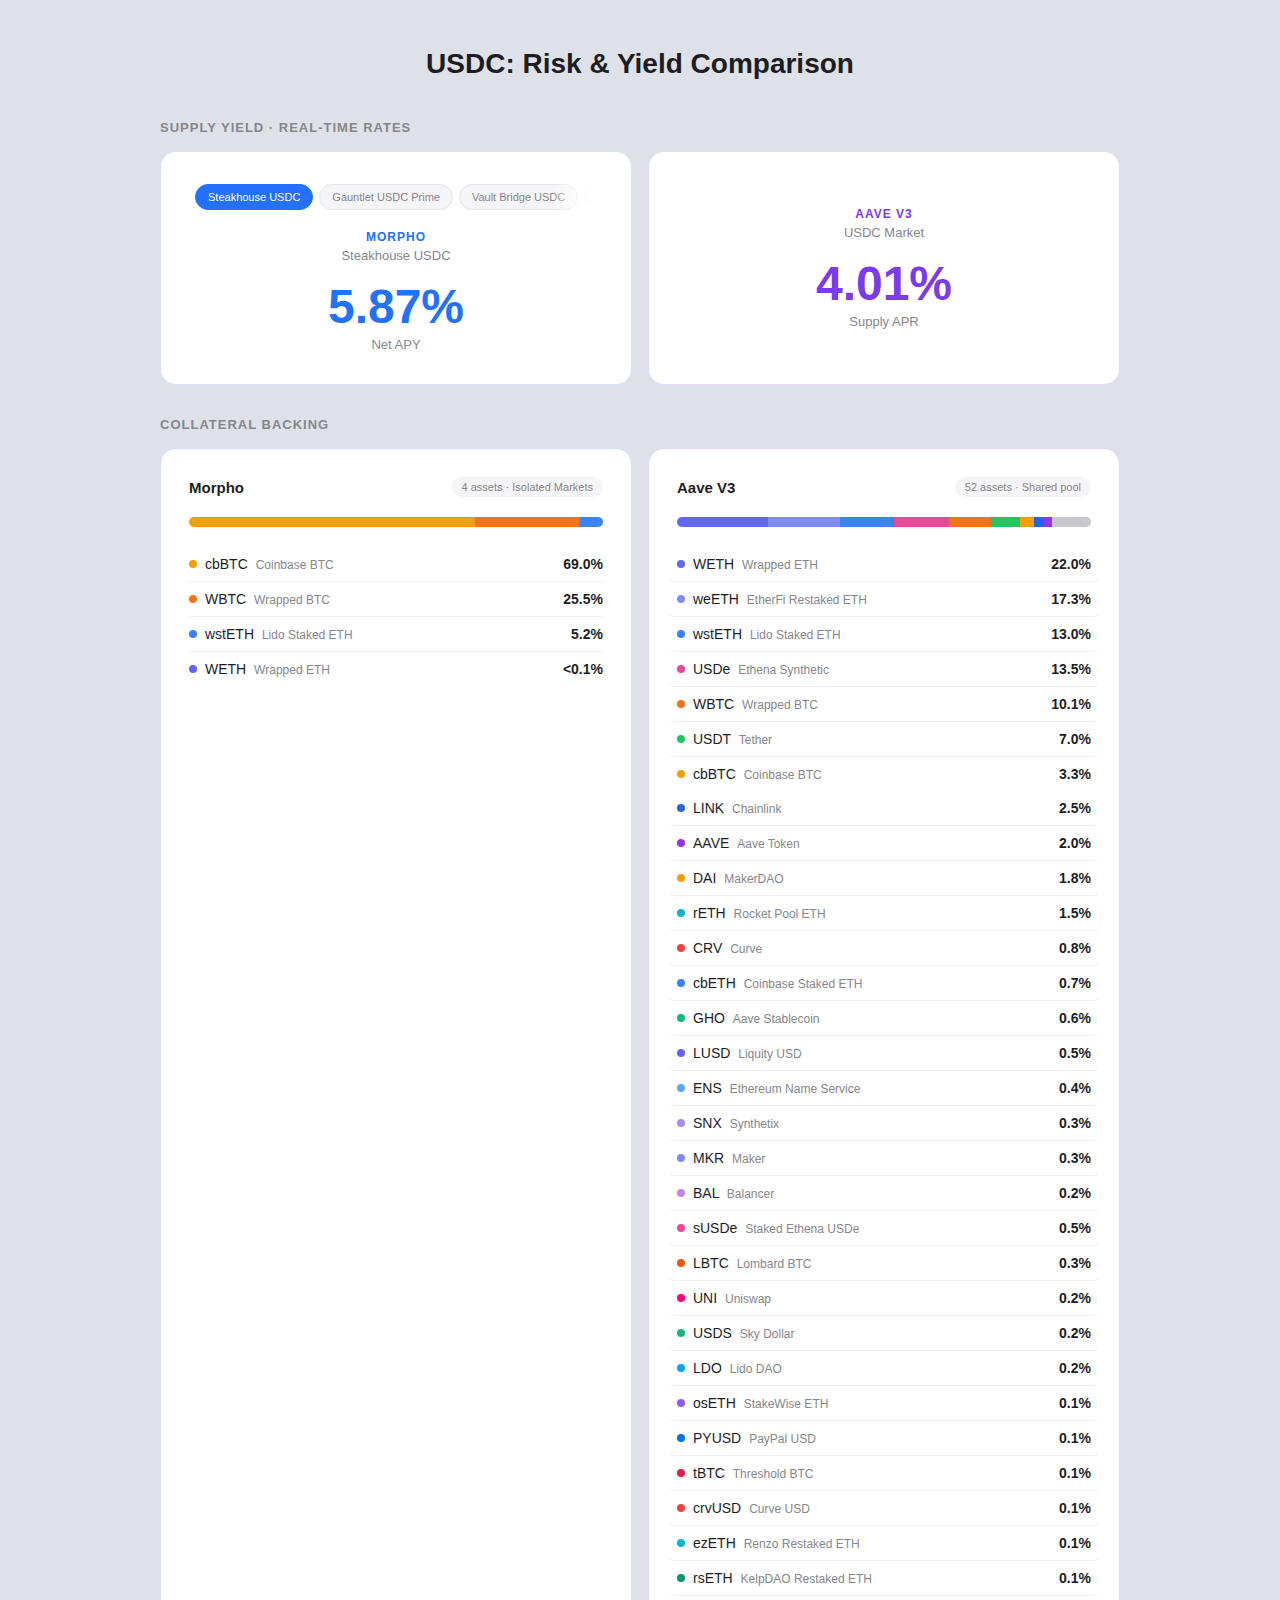
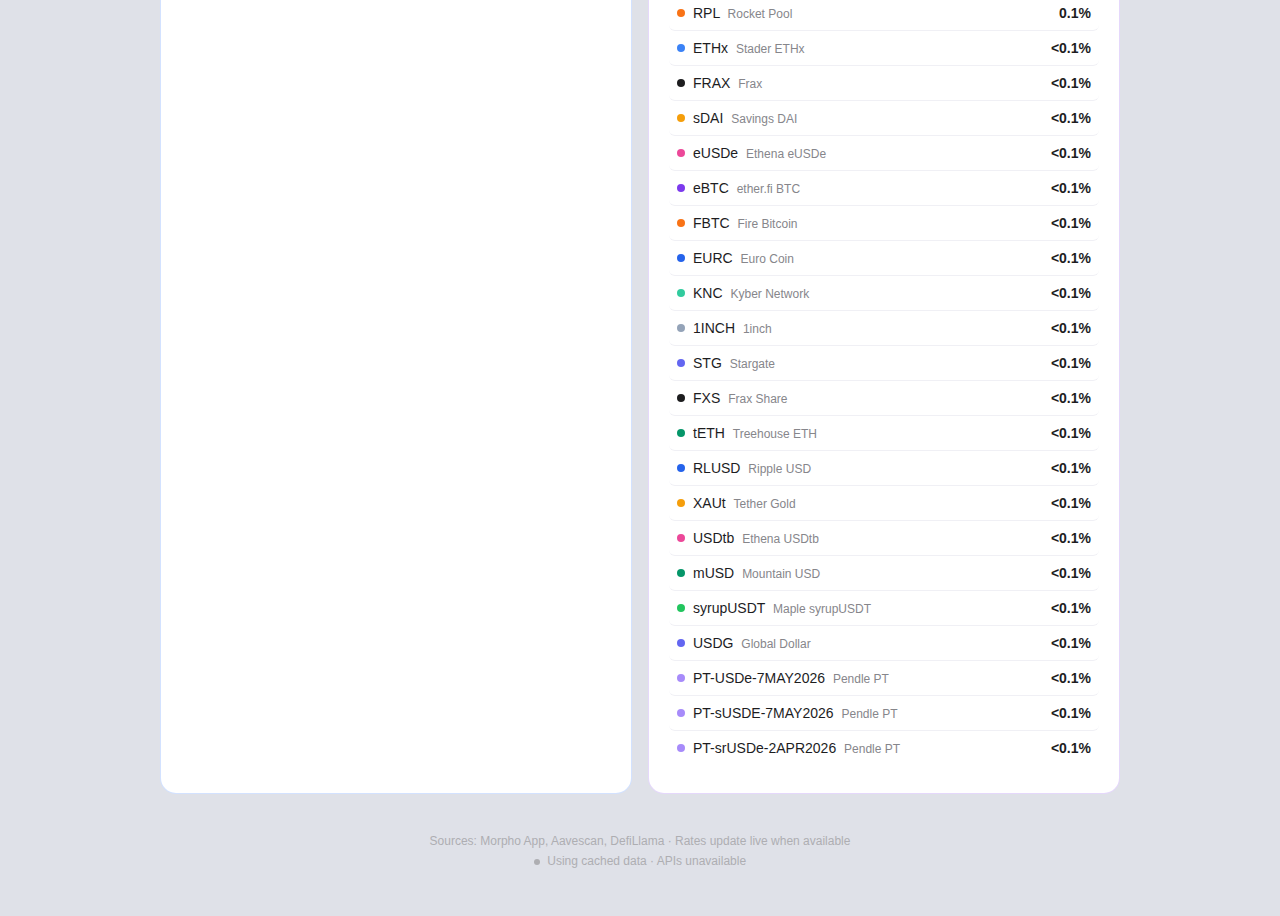
<file: index.html>
<!DOCTYPE html>
<html lang="en">
<head>
  <meta charset="UTF-8">
  <meta name="viewport" content="width=device-width, initial-scale=1.0">
  <title>USDC: Risk &amp; Yield Comparison</title>
  <style>
    @import url('https://db.onlinewebfonts.com/c/9419cf3ea65d2c875025a63789ee57fa?family=FK+Grotesk+Variable');

    * { margin: 0; padding: 0; box-sizing: border-box; }

    body {
      font-family: 'FK Grotesk Variable', -apple-system, BlinkMacSystemFont, sans-serif;
      background: #DFE1E8;
      color: #1d1d1f;
      min-height: 100vh;
      padding: 48px 20px;
    }

    .container {
      max-width: 960px;
      margin: 0 auto;
    }

    /* ── Header ── */
    .header {
      text-align: center;
      margin-bottom: 40px;
    }

    .header h1 {
      font-size: 28px;
      font-weight: 700;
      color: #1d1d1f;
    }

    /* ── Section ── */
    .section {
      margin-bottom: 32px;
    }

    .section-label {
      font-size: 13px;
      font-weight: 600;
      text-transform: uppercase;
      letter-spacing: 1px;
      color: #86868b;
      margin-bottom: 16px;
    }

    /* ── Yield Cards ── */
    .yield-row {
      display: grid;
      grid-template-columns: 1fr 1fr;
      gap: 16px;
    }

    .yield-card {
      background: #ffffff;
      border-radius: 16px;
      padding: 32px;
      text-align: center;
      border: 1px solid #e5e5ea;
      position: relative;
      min-width: 0;
      display: flex;
      flex-direction: column;
      justify-content: center;
    }

    .yield-card .protocol-name {
      font-size: 12px;
      font-weight: 600;
      text-transform: uppercase;
      letter-spacing: 1px;
      margin-bottom: 4px;
    }

    .yield-card .vault-label {
      font-size: 13px;
      color: #86868b;
      margin-bottom: 20px;
    }

    .yield-card .apy {
      font-size: 48px;
      font-weight: 700;
      line-height: 1;
      margin-bottom: 6px;
    }

    .yield-card .apy-sub {
      font-size: 13px;
      color: #86868b;
      font-weight: 400;
    }

    .yield-card.morpho .protocol-name { color: #2470ff; }
    .yield-card.morpho .apy { color: #2470ff; }
    .yield-card.morpho { border-color: rgba(36, 112, 255, 0.2); }

    .yield-card.aave .protocol-name { color: #7c3aed; }
    .yield-card.aave .apy { color: #7c3aed; }
    .yield-card.aave { border-color: rgba(124, 58, 237, 0.2); }

    /* ── Vault Tabs (Morpho carousel) ── */
    .vault-tabs-wrapper {
      position: relative;
      margin-bottom: 16px;
    }

    /* Right fade */
    .vault-tabs-wrapper::after {
      content: '';
      position: absolute;
      top: 0;
      right: 0;
      width: 48px;
      height: 100%;
      background: linear-gradient(to right, rgba(255,255,255,0), #ffffff 85%);
      pointer-events: none;
      z-index: 1;
      transition: opacity 0.2s ease;
    }

    .vault-tabs-wrapper.scrolled-end::after {
      opacity: 0;
    }

    /* Left fade */
    .vault-tabs-wrapper::before {
      content: '';
      position: absolute;
      top: 0;
      left: 0;
      width: 48px;
      height: 100%;
      background: linear-gradient(to left, rgba(255,255,255,0), #ffffff 85%);
      pointer-events: none;
      z-index: 1;
      opacity: 0;
      transition: opacity 0.2s ease;
    }

    .vault-tabs-wrapper.scrolled-start::before {
      opacity: 1;
    }

    .vault-tabs {
      display: flex;
      gap: 6px;
      overflow-x: auto;
      scrollbar-width: none;
      -ms-overflow-style: none;
      padding: 0 2px 4px 2px;
    }

    .vault-tabs::-webkit-scrollbar { display: none; }

    .vault-tab {
      flex-shrink: 0;
      padding: 6px 12px;
      border-radius: 100px;
      border: 1px solid #e5e5ea;
      background: #f5f5f7;
      font-family: inherit;
      font-size: 11px;
      font-weight: 500;
      color: #86868b;
      cursor: pointer;
      transition: all 0.2s ease;
      white-space: nowrap;
    }

    .vault-tab:hover {
      border-color: #c7c7cc;
      color: #1d1d1f;
    }

    .vault-tab.active {
      background: #2470ff;
      border-color: #2470ff;
      color: #ffffff;
    }

    /* ── Morpho card link area ── */
    .morpho-link {
      text-decoration: none;
      color: inherit;
      display: block;
    }

    .morpho-link:hover {
      opacity: 0.85;
    }

    /* ── Collateral Section ── */
    .collateral-row {
      display: grid;
      grid-template-columns: 1fr 1fr;
      gap: 16px;
    }

    .collateral-card {
      background: #ffffff;
      border-radius: 16px;
      padding: 28px;
      border: 1px solid #e5e5ea;
    }

    .collateral-card.morpho { border-color: rgba(36, 112, 255, 0.2); }
    .collateral-card.aave { border-color: rgba(124, 58, 237, 0.2); }

    .card-header {
      display: flex;
      justify-content: space-between;
      align-items: center;
      margin-bottom: 20px;
    }

    .card-header h3 {
      font-size: 15px;
      font-weight: 600;
      color: #1d1d1f;
    }

    .card-header .badge {
      font-size: 11px;
      font-weight: 500;
      color: #86868b;
      background: #f5f5f7;
      padding: 4px 10px;
      border-radius: 100px;
    }

    /* ── Allocation Bar ── */
    .alloc-bar {
      height: 10px;
      border-radius: 5px;
      background: #f0f0f5;
      overflow: hidden;
      display: flex;
      margin-bottom: 20px;
    }

    .alloc-bar .seg {
      height: 100%;
      transition: width 0.4s ease;
    }

    /* ── Asset List ── */
    .asset-list {
      list-style: none;
    }

    .asset-item {
      display: flex;
      align-items: center;
      justify-content: space-between;
      padding: 9px 0;
      border-bottom: 1px solid #f0f0f5;
    }

    .asset-item:last-child { border-bottom: none; }

    a.asset-item {
      text-decoration: none;
      color: inherit;
      border-radius: 6px;
      margin: 0 -8px;
      padding: 9px 8px;
      transition: background 0.15s ease;
    }

    a.asset-item:hover {
      background: #f5f5f7;
    }

    a.asset-item + a.asset-item,
    a.asset-item + .asset-item,
    .asset-item + a.asset-item {
      border-top: none;
    }

    .asset-left {
      display: flex;
      align-items: center;
      gap: 8px;
    }

    .asset-dot {
      width: 8px;
      height: 8px;
      border-radius: 50%;
      flex-shrink: 0;
    }

    .asset-name {
      font-size: 14px;
      font-weight: 500;
      color: #1d1d1f;
    }

    .asset-type {
      font-size: 12px;
      color: #86868b;
      margin-left: 4px;
      font-weight: 400;
    }

    .asset-pct {
      font-size: 14px;
      font-weight: 600;
      color: #1d1d1f;
    }

    /* ── Morpho collateral transition ── */
    .morpho-collateral-inner {
      transition: opacity 0.25s ease;
    }

    .morpho-collateral-inner.fading {
      opacity: 0;
    }

    /* ── Footer ── */
    .footer {
      text-align: center;
      margin-top: 40px;
    }

    .footer p {
      font-size: 12px;
      color: #aeaeb2;
    }

    /* ── Data Status ── */
    .data-status {
      font-size: 12px;
      color: #aeaeb2;
      margin-top: 6px;
    }

    .data-status .dot {
      display: inline-block;
      width: 6px;
      height: 6px;
      border-radius: 50%;
      margin-right: 4px;
      vertical-align: middle;
    }

    /* ── Responsive ── */
    @media (max-width: 720px) {
      .yield-row, .collateral-row {
        grid-template-columns: 1fr;
      }

      .yield-card .apy {
        font-size: 36px;
      }
    }
  </style>
</head>
<body>

<div class="container">

  <!-- Header -->
  <div class="header">
    <h1>USDC: Risk &amp; Yield Comparison</h1>
  </div>

  <!-- ── Section 1: Supply Yield ── -->
  <div class="section">
    <div class="section-label">Supply Yield &middot; Real-Time Rates</div>
    <div class="yield-row">

      <!-- Morpho carousel card -->
      <div class="yield-card morpho">
        <div class="vault-tabs-wrapper" id="vaultTabsWrapper">
          <div class="vault-tabs" id="vaultTabs"></div>
        </div>
        <a id="morphoLink" class="morpho-link" href="#" target="_blank" rel="noopener">
          <div class="protocol-name">Morpho</div>
          <div class="vault-label" id="morphoVaultLabel">Steakhouse USDC</div>
          <div class="apy" id="morphoApy">5.87%</div>
          <div class="apy-sub" id="morphoApySub">Net APY</div>
        </a>
      </div>

      <!-- Aave card (static) -->
      <a href="https://app.aave.com/reserve-overview/?underlyingAsset=0xa0b86991c6218b36c1d19d4a2e9eb0ce3606eb48&marketName=proto_mainnet_v3" class="yield-card aave" style="text-decoration: none; color: inherit;" target="_blank" rel="noopener">
        <div class="protocol-name">Aave V3</div>
        <div class="vault-label">USDC Market</div>
        <div class="apy">4.01%</div>
        <div class="apy-sub">Supply APR</div>
      </a>
    </div>
  </div>

  <!-- ── Section 2: Collateral Backing ── -->
  <div class="section">
    <div class="section-label">Collateral Backing</div>
    <div class="collateral-row">

      <!-- Morpho (dynamic) -->
      <div class="collateral-card morpho">
        <div class="morpho-collateral-inner" id="morphoCollateral">
          <div class="card-header">
            <h3>Morpho</h3>
            <span class="badge" id="morphoBadge">4 assets &middot; Isolated Markets</span>
          </div>
          <div class="alloc-bar" id="morphoAllocBar"></div>
          <ul class="asset-list" id="morphoAssetList"></ul>
        </div>
      </div>

      <!-- Aave (static) -->
      <div class="collateral-card aave">
        <div class="card-header">
          <h3>Aave V3</h3>
          <span class="badge">52 assets &middot; Shared pool</span>
        </div>

        <div class="alloc-bar">
          <div class="seg" style="width: 22%; background: #6366f1"></div>
          <div class="seg" style="width: 17.3%; background: #818cf8"></div>
          <div class="seg" style="width: 13%; background: #3b82f6"></div>
          <div class="seg" style="width: 13.5%; background: #ec4899"></div>
          <div class="seg" style="width: 10.1%; background: #f97316"></div>
          <div class="seg" style="width: 7%; background: #22c55e"></div>
          <div class="seg" style="width: 3.3%; background: #f59e0b"></div>
          <div class="seg" style="width: 2.5%; background: #2563eb"></div>
          <div class="seg" style="width: 2%; background: #9333ea"></div>
          <div class="seg" style="width: 9.3%; background: #c7c7cc"></div>
        </div>

        <!-- Top assets always visible -->
        <ul class="asset-list">
          <a class="asset-item" href="https://app.aave.com/reserve-overview/?underlyingAsset=0xc02aaa39b223fe8d0a0e5c4f27ead9083c756cc2&marketName=proto_mainnet_v3" target="_blank" rel="noopener">
            <div class="asset-left">
              <span class="asset-dot" style="background: #6366f1"></span>
              <span class="asset-name">WETH <span class="asset-type">Wrapped ETH</span></span>
            </div>
            <span class="asset-pct">22.0%</span>
          </a>
          <a class="asset-item" href="https://app.aave.com/reserve-overview/?underlyingAsset=0xcd5fe23c85820f7b72d0926fc9b05b43e359b7ee&marketName=proto_mainnet_v3" target="_blank" rel="noopener">
            <div class="asset-left">
              <span class="asset-dot" style="background: #818cf8"></span>
              <span class="asset-name">weETH <span class="asset-type">EtherFi Restaked ETH</span></span>
            </div>
            <span class="asset-pct">17.3%</span>
          </a>
          <a class="asset-item" href="https://app.aave.com/reserve-overview/?underlyingAsset=0x7f39c581f595b53c5cb19bd0b3f8da6c935e2ca0&marketName=proto_mainnet_v3" target="_blank" rel="noopener">
            <div class="asset-left">
              <span class="asset-dot" style="background: #3b82f6"></span>
              <span class="asset-name">wstETH <span class="asset-type">Lido Staked ETH</span></span>
            </div>
            <span class="asset-pct">13.0%</span>
          </a>
          <a class="asset-item" href="https://app.aave.com/reserve-overview/?underlyingAsset=0x4c9edd5852cd905f086c759e8383e09bff1e68b3&marketName=proto_mainnet_v3" target="_blank" rel="noopener">
            <div class="asset-left">
              <span class="asset-dot" style="background: #ec4899"></span>
              <span class="asset-name">USDe <span class="asset-type">Ethena Synthetic</span></span>
            </div>
            <span class="asset-pct">13.5%</span>
          </a>
          <a class="asset-item" href="https://app.aave.com/reserve-overview/?underlyingAsset=0x2260fac5e5542a773aa44fbcfedf7c193bc2c599&marketName=proto_mainnet_v3" target="_blank" rel="noopener">
            <div class="asset-left">
              <span class="asset-dot" style="background: #f97316"></span>
              <span class="asset-name">WBTC <span class="asset-type">Wrapped BTC</span></span>
            </div>
            <span class="asset-pct">10.1%</span>
          </a>
          <a class="asset-item" href="https://app.aave.com/reserve-overview/?underlyingAsset=0xdac17f958d2ee523a2206206994597c13d831ec7&marketName=proto_mainnet_v3" target="_blank" rel="noopener">
            <div class="asset-left">
              <span class="asset-dot" style="background: #22c55e"></span>
              <span class="asset-name">USDT <span class="asset-type">Tether</span></span>
            </div>
            <span class="asset-pct">7.0%</span>
          </a>
          <a class="asset-item" href="https://app.aave.com/reserve-overview/?underlyingAsset=0xcbb7c0000ab88b473b1f5afd9ef808440eed33bf&marketName=proto_mainnet_v3" target="_blank" rel="noopener">
            <div class="asset-left">
              <span class="asset-dot" style="background: #f59e0b"></span>
              <span class="asset-name">cbBTC <span class="asset-type">Coinbase BTC</span></span>
            </div>
            <span class="asset-pct">3.3%</span>
          </a>
        </ul>

        <!-- Remaining assets -->
        <ul class="asset-list">
            <a class="asset-item" href="https://app.aave.com/reserve-overview/?underlyingAsset=0x514910771af9ca656af840dff83e8264ecf986ca&marketName=proto_mainnet_v3" target="_blank" rel="noopener">
              <div class="asset-left">
                <span class="asset-dot" style="background: #2563eb"></span>
                <span class="asset-name">LINK <span class="asset-type">Chainlink</span></span>
              </div>
              <span class="asset-pct">2.5%</span>
            </a>
            <a class="asset-item" href="https://app.aave.com/reserve-overview/?underlyingAsset=0x7fc66500c84a76ad7e9c93437bfc5ac33e2ddae9&marketName=proto_mainnet_v3" target="_blank" rel="noopener">
              <div class="asset-left">
                <span class="asset-dot" style="background: #9333ea"></span>
                <span class="asset-name">AAVE <span class="asset-type">Aave Token</span></span>
              </div>
              <span class="asset-pct">2.0%</span>
            </a>
            <a class="asset-item" href="https://app.aave.com/reserve-overview/?underlyingAsset=0x6b175474e89094c44da98b954eedeac495271d0f&marketName=proto_mainnet_v3" target="_blank" rel="noopener">
              <div class="asset-left">
                <span class="asset-dot" style="background: #f59e0b"></span>
                <span class="asset-name">DAI <span class="asset-type">MakerDAO</span></span>
              </div>
              <span class="asset-pct">1.8%</span>
            </a>
            <a class="asset-item" href="https://app.aave.com/reserve-overview/?underlyingAsset=0xae78736cd615f374d3085123a210448e74fc6393&marketName=proto_mainnet_v3" target="_blank" rel="noopener">
              <div class="asset-left">
                <span class="asset-dot" style="background: #06b6d4"></span>
                <span class="asset-name">rETH <span class="asset-type">Rocket Pool ETH</span></span>
              </div>
              <span class="asset-pct">1.5%</span>
            </a>
            <a class="asset-item" href="https://app.aave.com/reserve-overview/?underlyingAsset=0xd533a949740bb3306d119cc777fa900ba034cd52&marketName=proto_mainnet_v3" target="_blank" rel="noopener">
              <div class="asset-left">
                <span class="asset-dot" style="background: #ef4444"></span>
                <span class="asset-name">CRV <span class="asset-type">Curve</span></span>
              </div>
              <span class="asset-pct">0.8%</span>
            </a>
            <a class="asset-item" href="https://app.aave.com/reserve-overview/?underlyingAsset=0xbe9895146f7af43049ca1c1ae358b0541ea49704&marketName=proto_mainnet_v3" target="_blank" rel="noopener">
              <div class="asset-left">
                <span class="asset-dot" style="background: #3b82f6"></span>
                <span class="asset-name">cbETH <span class="asset-type">Coinbase Staked ETH</span></span>
              </div>
              <span class="asset-pct">0.7%</span>
            </a>
            <a class="asset-item" href="https://app.aave.com/reserve-overview/?underlyingAsset=0x40d16fc0246ad3160ccc09b8d0d3a2cd28ae6c2f&marketName=proto_mainnet_v3" target="_blank" rel="noopener">
              <div class="asset-left">
                <span class="asset-dot" style="background: #10b981"></span>
                <span class="asset-name">GHO <span class="asset-type">Aave Stablecoin</span></span>
              </div>
              <span class="asset-pct">0.6%</span>
            </a>
            <a class="asset-item" href="https://app.aave.com/reserve-overview/?underlyingAsset=0x5f98805a4e8be255a32880fdec7f6728c6568ba0&marketName=proto_mainnet_v3" target="_blank" rel="noopener">
              <div class="asset-left">
                <span class="asset-dot" style="background: #6366f1"></span>
                <span class="asset-name">LUSD <span class="asset-type">Liquity USD</span></span>
              </div>
              <span class="asset-pct">0.5%</span>
            </a>
            <a class="asset-item" href="https://app.aave.com/reserve-overview/?underlyingAsset=0xc18360217d8f7ab5e7c516566761ea12ce7f9d72&marketName=proto_mainnet_v3" target="_blank" rel="noopener">
              <div class="asset-left">
                <span class="asset-dot" style="background: #60a5fa"></span>
                <span class="asset-name">ENS <span class="asset-type">Ethereum Name Service</span></span>
              </div>
              <span class="asset-pct">0.4%</span>
            </a>
            <a class="asset-item" href="https://app.aave.com/reserve-overview/?underlyingAsset=0xc011a73ee8576fb46f5e1c5751ca3b9fe0af2a6f&marketName=proto_mainnet_v3" target="_blank" rel="noopener">
              <div class="asset-left">
                <span class="asset-dot" style="background: #a78bfa"></span>
                <span class="asset-name">SNX <span class="asset-type">Synthetix</span></span>
              </div>
              <span class="asset-pct">0.3%</span>
            </a>
            <a class="asset-item" href="https://app.aave.com/reserve-overview/?underlyingAsset=0x9f8f72aa9304c8b593d555f12ef6589cc3a579a2&marketName=proto_mainnet_v3" target="_blank" rel="noopener">
              <div class="asset-left">
                <span class="asset-dot" style="background: #818cf8"></span>
                <span class="asset-name">MKR <span class="asset-type">Maker</span></span>
              </div>
              <span class="asset-pct">0.3%</span>
            </a>
            <a class="asset-item" href="https://app.aave.com/reserve-overview/?underlyingAsset=0xba100000625a3754423978a60c9317c58a424e3d&marketName=proto_mainnet_v3" target="_blank" rel="noopener">
              <div class="asset-left">
                <span class="asset-dot" style="background: #c084fc"></span>
                <span class="asset-name">BAL <span class="asset-type">Balancer</span></span>
              </div>
              <span class="asset-pct">0.2%</span>
            </a>
            <a class="asset-item" href="https://app.aave.com/reserve-overview/?underlyingAsset=0x9d39a5de30e57443bff2a8307a4256c8797a3497&marketName=proto_mainnet_v3" target="_blank" rel="noopener">
              <div class="asset-left">
                <span class="asset-dot" style="background: #ec4899"></span>
                <span class="asset-name">sUSDe <span class="asset-type">Staked Ethena USDe</span></span>
              </div>
              <span class="asset-pct">0.5%</span>
            </a>
            <a class="asset-item" href="https://app.aave.com/reserve-overview/?underlyingAsset=0x8236a87084f8b84306f72007f36f2618a5634494&marketName=proto_mainnet_v3" target="_blank" rel="noopener">
              <div class="asset-left">
                <span class="asset-dot" style="background: #ea580c"></span>
                <span class="asset-name">LBTC <span class="asset-type">Lombard BTC</span></span>
              </div>
              <span class="asset-pct">0.3%</span>
            </a>
            <a class="asset-item" href="https://app.aave.com/reserve-overview/?underlyingAsset=0x1f9840a85d5af5bf1d1762f925bdaddc4201f984&marketName=proto_mainnet_v3" target="_blank" rel="noopener">
              <div class="asset-left">
                <span class="asset-dot" style="background: #ff007a"></span>
                <span class="asset-name">UNI <span class="asset-type">Uniswap</span></span>
              </div>
              <span class="asset-pct">0.2%</span>
            </a>
            <a class="asset-item" href="https://app.aave.com/reserve-overview/?underlyingAsset=0xdc035d45d973e3ec169d2276ddab16f1e407384f&marketName=proto_mainnet_v3" target="_blank" rel="noopener">
              <div class="asset-left">
                <span class="asset-dot" style="background: #10b981"></span>
                <span class="asset-name">USDS <span class="asset-type">Sky Dollar</span></span>
              </div>
              <span class="asset-pct">0.2%</span>
            </a>
            <a class="asset-item" href="https://app.aave.com/reserve-overview/?underlyingAsset=0x5a98fcbea516cf06857215779fd812ca3bef1b32&marketName=proto_mainnet_v3" target="_blank" rel="noopener">
              <div class="asset-left">
                <span class="asset-dot" style="background: #00a3ff"></span>
                <span class="asset-name">LDO <span class="asset-type">Lido DAO</span></span>
              </div>
              <span class="asset-pct">0.2%</span>
            </a>
            <a class="asset-item" href="https://app.aave.com/reserve-overview/?underlyingAsset=0xf1c9acdc66974dfb6decb12aa385b9cd01190e38&marketName=proto_mainnet_v3" target="_blank" rel="noopener">
              <div class="asset-left">
                <span class="asset-dot" style="background: #8b5cf6"></span>
                <span class="asset-name">osETH <span class="asset-type">StakeWise ETH</span></span>
              </div>
              <span class="asset-pct">0.1%</span>
            </a>
            <a class="asset-item" href="https://app.aave.com/reserve-overview/?underlyingAsset=0x6c3ea9036406852006290770bedfcaba0e23a0e8&marketName=proto_mainnet_v3" target="_blank" rel="noopener">
              <div class="asset-left">
                <span class="asset-dot" style="background: #0070e0"></span>
                <span class="asset-name">PYUSD <span class="asset-type">PayPal USD</span></span>
              </div>
              <span class="asset-pct">0.1%</span>
            </a>
            <a class="asset-item" href="https://app.aave.com/reserve-overview/?underlyingAsset=0x18084fba666a33d37592fa2633fd49a74dd93a88&marketName=proto_mainnet_v3" target="_blank" rel="noopener">
              <div class="asset-left">
                <span class="asset-dot" style="background: #e11d48"></span>
                <span class="asset-name">tBTC <span class="asset-type">Threshold BTC</span></span>
              </div>
              <span class="asset-pct">0.1%</span>
            </a>
            <a class="asset-item" href="https://app.aave.com/reserve-overview/?underlyingAsset=0xf939e0a03fb07f59a73314e73794be0e57ac1b4e&marketName=proto_mainnet_v3" target="_blank" rel="noopener">
              <div class="asset-left">
                <span class="asset-dot" style="background: #ef4444"></span>
                <span class="asset-name">crvUSD <span class="asset-type">Curve USD</span></span>
              </div>
              <span class="asset-pct">0.1%</span>
            </a>
            <a class="asset-item" href="https://app.aave.com/reserve-overview/?underlyingAsset=0xbf5495efe5db9ce00f80364c8b423567e58d2110&marketName=proto_mainnet_v3" target="_blank" rel="noopener">
              <div class="asset-left">
                <span class="asset-dot" style="background: #06b6d4"></span>
                <span class="asset-name">ezETH <span class="asset-type">Renzo Restaked ETH</span></span>
              </div>
              <span class="asset-pct">0.1%</span>
            </a>
            <a class="asset-item" href="https://app.aave.com/reserve-overview/?underlyingAsset=0xa1290d69c65a6fe4df752f95823fae25cb99e5a7&marketName=proto_mainnet_v3" target="_blank" rel="noopener">
              <div class="asset-left">
                <span class="asset-dot" style="background: #059669"></span>
                <span class="asset-name">rsETH <span class="asset-type">KelpDAO Restaked ETH</span></span>
              </div>
              <span class="asset-pct">0.1%</span>
            </a>
            <a class="asset-item" href="https://app.aave.com/reserve-overview/?underlyingAsset=0xd33526068d116ce69f19a9ee46f0bd304f21a51f&marketName=proto_mainnet_v3" target="_blank" rel="noopener">
              <div class="asset-left">
                <span class="asset-dot" style="background: #f97316"></span>
                <span class="asset-name">RPL <span class="asset-type">Rocket Pool</span></span>
              </div>
              <span class="asset-pct">0.1%</span>
            </a>
            <a class="asset-item" href="https://app.aave.com/reserve-overview/?underlyingAsset=0xa35b1b31ce002fbf2058d22f30f95d405200a15b&marketName=proto_mainnet_v3" target="_blank" rel="noopener">
              <div class="asset-left">
                <span class="asset-dot" style="background: #3b82f6"></span>
                <span class="asset-name">ETHx <span class="asset-type">Stader ETHx</span></span>
              </div>
              <span class="asset-pct">&lt;0.1%</span>
            </a>
            <a class="asset-item" href="https://app.aave.com/reserve-overview/?underlyingAsset=0x853d955acef822db058eb8505911ed77f175b99e&marketName=proto_mainnet_v3" target="_blank" rel="noopener">
              <div class="asset-left">
                <span class="asset-dot" style="background: #1d1d1f"></span>
                <span class="asset-name">FRAX <span class="asset-type">Frax</span></span>
              </div>
              <span class="asset-pct">&lt;0.1%</span>
            </a>
            <a class="asset-item" href="https://app.aave.com/reserve-overview/?underlyingAsset=0x83f20f44975d03b1b09e64809b757c47f942beea&marketName=proto_mainnet_v3" target="_blank" rel="noopener">
              <div class="asset-left">
                <span class="asset-dot" style="background: #f59e0b"></span>
                <span class="asset-name">sDAI <span class="asset-type">Savings DAI</span></span>
              </div>
              <span class="asset-pct">&lt;0.1%</span>
            </a>
            <a class="asset-item" href="https://app.aave.com/reserve-overview/?underlyingAsset=0x90d2af7d622ca3141efa4d8f1f24d86e5974cc8f&marketName=proto_mainnet_v3" target="_blank" rel="noopener">
              <div class="asset-left">
                <span class="asset-dot" style="background: #ec4899"></span>
                <span class="asset-name">eUSDe <span class="asset-type">Ethena eUSDe</span></span>
              </div>
              <span class="asset-pct">&lt;0.1%</span>
            </a>
            <a class="asset-item" href="https://app.aave.com/reserve-overview/?underlyingAsset=0x657e8c867d8b37dcc18fa4caead9c45eb088c642&marketName=proto_mainnet_v3" target="_blank" rel="noopener">
              <div class="asset-left">
                <span class="asset-dot" style="background: #7c3aed"></span>
                <span class="asset-name">eBTC <span class="asset-type">ether.fi BTC</span></span>
              </div>
              <span class="asset-pct">&lt;0.1%</span>
            </a>
            <a class="asset-item" href="https://app.aave.com/reserve-overview/?underlyingAsset=0xc96de26018a54d51c097160568752c4e3bd6c364&marketName=proto_mainnet_v3" target="_blank" rel="noopener">
              <div class="asset-left">
                <span class="asset-dot" style="background: #f97316"></span>
                <span class="asset-name">FBTC <span class="asset-type">Fire Bitcoin</span></span>
              </div>
              <span class="asset-pct">&lt;0.1%</span>
            </a>
            <a class="asset-item" href="https://app.aave.com/reserve-overview/?underlyingAsset=0x1abaea1f7c830bd89acc67ec4af516284b1bc33c&marketName=proto_mainnet_v3" target="_blank" rel="noopener">
              <div class="asset-left">
                <span class="asset-dot" style="background: #2563eb"></span>
                <span class="asset-name">EURC <span class="asset-type">Euro Coin</span></span>
              </div>
              <span class="asset-pct">&lt;0.1%</span>
            </a>
            <a class="asset-item" href="https://app.aave.com/reserve-overview/?underlyingAsset=0xdefa4e8a7bcba345f687a2f1456f5edd9ce97202&marketName=proto_mainnet_v3" target="_blank" rel="noopener">
              <div class="asset-left">
                <span class="asset-dot" style="background: #31cb9e"></span>
                <span class="asset-name">KNC <span class="asset-type">Kyber Network</span></span>
              </div>
              <span class="asset-pct">&lt;0.1%</span>
            </a>
            <a class="asset-item" href="https://app.aave.com/reserve-overview/?underlyingAsset=0x111111111117dc0aa78b770fa6a738034120c302&marketName=proto_mainnet_v3" target="_blank" rel="noopener">
              <div class="asset-left">
                <span class="asset-dot" style="background: #94a3b8"></span>
                <span class="asset-name">1INCH <span class="asset-type">1inch</span></span>
              </div>
              <span class="asset-pct">&lt;0.1%</span>
            </a>
            <a class="asset-item" href="https://app.aave.com/reserve-overview/?underlyingAsset=0xaf5191b0de278c7286d6c7cc6ab6bb8a73ba2cd6&marketName=proto_mainnet_v3" target="_blank" rel="noopener">
              <div class="asset-left">
                <span class="asset-dot" style="background: #6366f1"></span>
                <span class="asset-name">STG <span class="asset-type">Stargate</span></span>
              </div>
              <span class="asset-pct">&lt;0.1%</span>
            </a>
            <a class="asset-item" href="https://app.aave.com/reserve-overview/?underlyingAsset=0x3432b6a60d23ca0dfca7761b7ab56459d9c964d0&marketName=proto_mainnet_v3" target="_blank" rel="noopener">
              <div class="asset-left">
                <span class="asset-dot" style="background: #1d1d1f"></span>
                <span class="asset-name">FXS <span class="asset-type">Frax Share</span></span>
              </div>
              <span class="asset-pct">&lt;0.1%</span>
            </a>
            <a class="asset-item" href="https://app.aave.com/reserve-overview/?underlyingAsset=0xd11c452fc99cf405034ee446803b6f6c1f6d5ed8&marketName=proto_mainnet_v3" target="_blank" rel="noopener">
              <div class="asset-left">
                <span class="asset-dot" style="background: #059669"></span>
                <span class="asset-name">tETH <span class="asset-type">Treehouse ETH</span></span>
              </div>
              <span class="asset-pct">&lt;0.1%</span>
            </a>
            <a class="asset-item" href="https://app.aave.com/reserve-overview/?underlyingAsset=0x8292bb45bf1ee4d140127049757c2e0ff06317ed&marketName=proto_mainnet_v3" target="_blank" rel="noopener">
              <div class="asset-left">
                <span class="asset-dot" style="background: #2563eb"></span>
                <span class="asset-name">RLUSD <span class="asset-type">Ripple USD</span></span>
              </div>
              <span class="asset-pct">&lt;0.1%</span>
            </a>
            <a class="asset-item" href="https://app.aave.com/reserve-overview/?underlyingAsset=0x68749665ff8d2d112fa859aa293f07a622782f38&marketName=proto_mainnet_v3" target="_blank" rel="noopener">
              <div class="asset-left">
                <span class="asset-dot" style="background: #f59e0b"></span>
                <span class="asset-name">XAUt <span class="asset-type">Tether Gold</span></span>
              </div>
              <span class="asset-pct">&lt;0.1%</span>
            </a>
            <a class="asset-item" href="https://app.aave.com/reserve-overview/?underlyingAsset=0xc139190f447e929f090edeb554d95abb8b18ac1c&marketName=proto_mainnet_v3" target="_blank" rel="noopener">
              <div class="asset-left">
                <span class="asset-dot" style="background: #ec4899"></span>
                <span class="asset-name">USDtb <span class="asset-type">Ethena USDtb</span></span>
              </div>
              <span class="asset-pct">&lt;0.1%</span>
            </a>
            <a class="asset-item" href="https://app.aave.com/reserve-overview/?underlyingAsset=0xaca92e438df0b2401ff60da7e4337b687a2435da&marketName=proto_mainnet_v3" target="_blank" rel="noopener">
              <div class="asset-left">
                <span class="asset-dot" style="background: #059669"></span>
                <span class="asset-name">mUSD <span class="asset-type">Mountain USD</span></span>
              </div>
              <span class="asset-pct">&lt;0.1%</span>
            </a>
            <a class="asset-item" href="https://app.aave.com/reserve-overview/?underlyingAsset=0x356b8d89c1e1239cbbb9de4815c39a1474d5ba7d&marketName=proto_mainnet_v3" target="_blank" rel="noopener">
              <div class="asset-left">
                <span class="asset-dot" style="background: #22c55e"></span>
                <span class="asset-name">syrupUSDT <span class="asset-type">Maple syrupUSDT</span></span>
              </div>
              <span class="asset-pct">&lt;0.1%</span>
            </a>
            <a class="asset-item" href="https://app.aave.com/reserve-overview/?underlyingAsset=0xe343167631d89b6ffc58b88d6b7fb0228795491d&marketName=proto_mainnet_v3" target="_blank" rel="noopener">
              <div class="asset-left">
                <span class="asset-dot" style="background: #6366f1"></span>
                <span class="asset-name">USDG <span class="asset-type">Global Dollar</span></span>
              </div>
              <span class="asset-pct">&lt;0.1%</span>
            </a>
            <a class="asset-item" href="https://app.aave.com/reserve-overview/?underlyingAsset=0xaebf0bb9f57e89260d57f31af34eb58657d96ce0&marketName=proto_mainnet_v3" target="_blank" rel="noopener">
              <div class="asset-left">
                <span class="asset-dot" style="background: #a78bfa"></span>
                <span class="asset-name">PT-USDe-7MAY2026 <span class="asset-type">Pendle PT</span></span>
              </div>
              <span class="asset-pct">&lt;0.1%</span>
            </a>
            <a class="asset-item" href="https://app.aave.com/reserve-overview/?underlyingAsset=0x3de0ff76e8b528c092d47b9dac775931cef80f49&marketName=proto_mainnet_v3" target="_blank" rel="noopener">
              <div class="asset-left">
                <span class="asset-dot" style="background: #a78bfa"></span>
                <span class="asset-name">PT-sUSDE-7MAY2026 <span class="asset-type">Pendle PT</span></span>
              </div>
              <span class="asset-pct">&lt;0.1%</span>
            </a>
            <a class="asset-item" href="https://app.aave.com/reserve-overview/?underlyingAsset=0x9bf45ab47747f4b4dd09b3c2c73953484b4eb375&marketName=proto_mainnet_v3" target="_blank" rel="noopener">
              <div class="asset-left">
                <span class="asset-dot" style="background: #a78bfa"></span>
                <span class="asset-name">PT-srUSDe-2APR2026 <span class="asset-type">Pendle PT</span></span>
              </div>
              <span class="asset-pct">&lt;0.1%</span>
            </a>
          </ul>
      </div>

    </div>
  </div>

  <!-- Footer -->
  <div class="footer">
    <p>Sources: Morpho App, Aavescan, DefiLlama &middot; Rates update live when available</p>
    <p class="data-status" id="dataStatus"><span class="dot" style="background:#aeaeb2"></span> Loading live data&hellip;</p>
  </div>

</div>

<script>
  // ── Vault Data ──
  // Update APY and collateral figures from the Morpho App as rates change.
  const morphoVaults = [
    {
      name: "Steakhouse USDC",
      address: "0xBEEF01735c132Ada46AA9aA4c54623cAA92A64CB",
      url: "https://app.morpho.org/ethereum/vault/0xBEEF01735c132Ada46AA9aA4c54623cAA92A64CB/steakhouse-usdc",
      apy: "5.87%",
      apySub: "Net APY (post 25% perf. fee)",
      badge: "4 assets \u00b7 Isolated Markets",
      collateral: [
        { name: "cbBTC",  type: "Coinbase BTC",    pct: "69.0%", width: 69,   color: "#f59e0b" },
        { name: "WBTC",   type: "Wrapped BTC",     pct: "25.5%", width: 25.5, color: "#f97316" },
        { name: "wstETH", type: "Lido Staked ETH", pct: "5.2%",  width: 5.2,  color: "#3b82f6" },
        { name: "WETH",   type: "Wrapped ETH",     pct: "<0.1%", width: 0.3,  color: "#6366f1" }
      ]
    },
    {
      name: "Gauntlet USDC Prime",
      address: "0xdd0f28e19C1780eb6396170735D45153D261490d",
      url: "https://app.morpho.org/ethereum/vault/0xdd0f28e19C1780eb6396170735D45153D261490d/gauntlet-usdc-prime",
      apy: "5.41%",
      apySub: "Net APY",
      badge: "5 assets \u00b7 Isolated Markets",
      collateral: [
        { name: "wstETH", type: "Lido Staked ETH",      pct: "30.2%", width: 30.2, color: "#3b82f6" },
        { name: "WBTC",   type: "Wrapped BTC",          pct: "25.1%", width: 25.1, color: "#f97316" },
        { name: "weETH",  type: "EtherFi Restaked ETH", pct: "20.4%", width: 20.4, color: "#818cf8" },
        { name: "WETH",   type: "Wrapped ETH",          pct: "14.8%", width: 14.8, color: "#6366f1" },
        { name: "cbBTC",  type: "Coinbase BTC",         pct: "9.5%",  width: 9.5,  color: "#f59e0b" }
      ]
    },
    {
      name: "Vault Bridge USDC",
      address: "0xBEefb9f61CC44895d8AEc381373555a64191A9c4",
      url: "https://app.morpho.org/ethereum/vault/0xBEefb9f61CC44895d8AEc381373555a64191A9c4/vault-bridge-usdc",
      apy: "4.62%",
      apySub: "Net APY",
      badge: "4 assets \u00b7 Isolated Markets",
      collateral: [
        { name: "wstETH", type: "Lido Staked ETH",      pct: "40.0%", width: 40,   color: "#3b82f6" },
        { name: "WETH",   type: "Wrapped ETH",          pct: "34.5%", width: 34.5, color: "#6366f1" },
        { name: "weETH",  type: "EtherFi Restaked ETH", pct: "15.3%", width: 15.3, color: "#818cf8" },
        { name: "cbBTC",  type: "Coinbase BTC",         pct: "10.2%", width: 10.2, color: "#f59e0b" }
      ]
    },
    {
      name: "Steakhouse Prime Instant",
      address: "0xbeef088055857739C12CD3765F20b7679Def0f51",
      url: "https://app.morpho.org/ethereum/vault/0xbeef088055857739C12CD3765F20b7679Def0f51/steakhouse-prime-instant",
      apy: "5.14%",
      apySub: "Net APY (post 15% perf. fee)",
      badge: "4 assets \u00b7 Isolated Markets",
      collateral: [
        { name: "cbBTC",  type: "Coinbase BTC",    pct: "55.0%", width: 55,   color: "#f59e0b" },
        { name: "WBTC",   type: "Wrapped BTC",     pct: "30.2%", width: 30.2, color: "#f97316" },
        { name: "wstETH", type: "Lido Staked ETH", pct: "10.1%", width: 10.1, color: "#3b82f6" },
        { name: "WETH",   type: "Wrapped ETH",     pct: "4.7%",  width: 4.7,  color: "#6366f1" }
      ]
    },
    {
      name: "KPK USDC Prime V2",
      address: "0x4Ef53d2cAa51C447fdFEEedee8F07FD1962C9ee6",
      url: "https://app.morpho.org/ethereum/vault/0x4Ef53d2cAa51C447fdFEEedee8F07FD1962C9ee6/kpk-usdc-prime-v2",
      apy: "5.53%",
      apySub: "Net APY",
      badge: "5 assets \u00b7 Isolated Markets",
      collateral: [
        { name: "wstETH", type: "Lido Staked ETH",      pct: "34.8%", width: 34.8, color: "#3b82f6" },
        { name: "cbBTC",  type: "Coinbase BTC",         pct: "25.0%", width: 25,   color: "#f59e0b" },
        { name: "WBTC",   type: "Wrapped BTC",          pct: "20.5%", width: 20.5, color: "#f97316" },
        { name: "weETH",  type: "EtherFi Restaked ETH", pct: "12.2%", width: 12.2, color: "#818cf8" },
        { name: "WETH",   type: "Wrapped ETH",          pct: "7.5%",  width: 7.5,  color: "#6366f1" }
      ]
    },
    {
      name: "Avantgarde USDC Conservative",
      address: "0xeBBaE8CfAbB0092d5B32f00EBeE0c8139d24dDcd",
      url: "https://app.morpho.org/ethereum/vault/0xeBBaE8CfAbB0092d5B32f00EBeE0c8139d24dDcd/avantgarde-usdc-conservative",
      apy: "4.89%",
      apySub: "Net APY",
      badge: "3 assets \u00b7 Isolated Markets",
      collateral: [
        { name: "wstETH", type: "Lido Staked ETH", pct: "45.0%", width: 45,   color: "#3b82f6" },
        { name: "WBTC",   type: "Wrapped BTC",     pct: "30.5%", width: 30.5, color: "#f97316" },
        { name: "WETH",   type: "Wrapped ETH",     pct: "24.5%", width: 24.5, color: "#6366f1" }
      ]
    }
  ];

  let currentVault = 0;

  // ── Build tabs ──
  function buildTabs() {
    const container = document.getElementById('vaultTabs');
    morphoVaults.forEach((v, i) => {
      const btn = document.createElement('button');
      btn.className = 'vault-tab' + (i === 0 ? ' active' : '');
      btn.textContent = v.name;
      btn.onclick = () => selectVault(i);
      container.appendChild(btn);
    });
    container.addEventListener('scroll', updateFadeClasses);
  }

  // ── Fade edge indicators ──
  function updateFadeClasses() {
    const tabs = document.getElementById('vaultTabs');
    const wrapper = document.getElementById('vaultTabsWrapper');
    if (!tabs || !wrapper) return;
    const atEnd = tabs.scrollLeft + tabs.clientWidth >= tabs.scrollWidth - 2;
    const atStart = tabs.scrollLeft <= 2;
    wrapper.classList.toggle('scrolled-end', atEnd);
    wrapper.classList.toggle('scrolled-start', !atStart);
  }

  // ── Select vault ──
  function selectVault(index) {
    if (index === currentVault) return;
    currentVault = index;
    const v = morphoVaults[index];

    // Update tabs
    document.querySelectorAll('.vault-tab').forEach((tab, i) => {
      tab.classList.toggle('active', i === index);
    });

    // Scroll active tab into view
    const activeTab = document.querySelectorAll('.vault-tab')[index];
    activeTab.scrollIntoView({ behavior: 'smooth', block: 'nearest', inline: 'center' });

    // Update yield card
    document.getElementById('morphoLink').href = v.url;
    document.getElementById('morphoVaultLabel').textContent = v.name;
    document.getElementById('morphoApy').textContent = v.apy;
    document.getElementById('morphoApySub').textContent = v.apySub;

    // Animate collateral card
    const inner = document.getElementById('morphoCollateral');
    inner.classList.add('fading');
    setTimeout(() => {
      renderCollateral(v);
      inner.classList.remove('fading');
    }, 200);
  }

  // ── Render collateral ──
  function renderCollateral(v) {
    // Badge
    document.getElementById('morphoBadge').textContent = v.badge;

    // Allocation bar
    const bar = document.getElementById('morphoAllocBar');
    bar.innerHTML = v.collateral.map(a =>
      '<div class="seg" style="width:' + a.width + '%;background:' + a.color + '"></div>'
    ).join('');

    // Asset list
    const list = document.getElementById('morphoAssetList');
    list.innerHTML = v.collateral.map(a => {
      const tag = a.url ? 'a' : 'li';
      const href = a.url ? ' href="' + a.url + '" target="_blank" rel="noopener"' : '';
      return '<' + tag + ' class="asset-item"' + href + '>' +
        '<div class="asset-left">' +
          '<span class="asset-dot" style="background:' + a.color + '"></span>' +
          '<span class="asset-name">' + a.name + ' <span class="asset-type">' + a.type + '</span></span>' +
        '</div>' +
        '<span class="asset-pct">' + a.pct + '</span>' +
      '</' + tag + '>';
    }).join('');
  }

  // ── Init ──
  buildTabs();
  updateFadeClasses();
  renderCollateral(morphoVaults[0]);

  // ═══════════════════════════════════════════════════
  // ── Live Data Integration ──
  // ═══════════════════════════════════════════════════

  const MORPHO_API = 'https://blue-api.morpho.org/graphql';

  const COLLATERAL_COLORS = {
    'cbBTC': '#f59e0b', 'WBTC': '#f97316', 'wstETH': '#3b82f6',
    'WETH': '#6366f1', 'weETH': '#818cf8', 'USDT': '#22c55e',
    'DAI': '#f59e0b', 'USDC': '#2563eb', 'sDAI': '#f59e0b',
    'tBTC': '#e11d48', 'sUSDe': '#ec4899', 'USDe': '#ec4899',
    'rsETH': '#10b981', 'ezETH': '#06b6d4', 'osETH': '#8b5cf6',
    'rETH': '#06b6d4', 'LBTC': '#f97316', 'sFRAX': '#f97316'
  };

  function setStatus(color, text) {
    const el = document.getElementById('dataStatus');
    el.innerHTML = '<span class="dot" style="background:' + color + '"></span> ' + text;
  }

  async function fetchMorphoVault(address, index) {
    const query = `{
      vaultByAddress(address: "${address}", chainId: 1) {
        state {
          netApy
          allocation {
            supplyAssetsUsd
            market {
              uniqueKey
              collateralAsset { symbol name }
            }
          }
        }
      }
    }`;

    const res = await fetch(MORPHO_API, {
      method: 'POST',
      headers: { 'Content-Type': 'application/json' },
      body: JSON.stringify({ query })
    });
    if (!res.ok) throw new Error('HTTP ' + res.status);
    const json = await res.json();
    if (json.errors) throw new Error(json.errors[0].message);

    const vault = json.data.vaultByAddress;
    if (!vault || !vault.state) return false;

    // Update APY
    if (vault.state.netApy != null) {
      morphoVaults[index].apy = (vault.state.netApy * 100).toFixed(2) + '%';
    }

    // Update collateral allocation
    const alloc = vault.state.allocation;
    if (alloc && alloc.length > 0) {
      const totalUsd = alloc.reduce((s, a) => s + (parseFloat(a.supplyAssetsUsd) || 0), 0);
      if (totalUsd > 0) {
        const newCollateral = alloc
          .filter(a => a.market && a.market.collateralAsset)
          .map(a => {
            const pct = (parseFloat(a.supplyAssetsUsd) || 0) / totalUsd * 100;
            const sym = a.market.collateralAsset.symbol;
            const key = a.market.uniqueKey;
            return {
              name: sym,
              type: a.market.collateralAsset.name || sym,
              pct: pct < 0.1 ? '<0.1%' : pct.toFixed(1) + '%',
              width: Math.max(pct, 0.3),
              color: COLLATERAL_COLORS[sym] || '#c7c7cc',
              url: key ? 'https://app.morpho.org/ethereum/market/' + key : null
            };
          })
          .sort((a, b) => b.width - a.width);

        if (newCollateral.length > 0) {
          morphoVaults[index].collateral = newCollateral;
          morphoVaults[index].badge = newCollateral.length + ' assets \u00b7 Isolated';
        }
      }
    }
    return true;
  }

  async function fetchAaveRate() {
    const res = await fetch('https://yields.llama.fi/pools');
    if (!res.ok) throw new Error('HTTP ' + res.status);
    const json = await res.json();
    const pool = json.data.find(p =>
      p.project === 'aave-v3' && p.symbol === 'USDC' && p.chain === 'Ethereum'
    );
    if (pool && pool.apyBase != null) {
      document.querySelector('.yield-card.aave .apy').textContent = pool.apyBase.toFixed(2) + '%';
      return true;
    }
    return false;
  }

  async function fetchLiveData() {
    let morphoOk = false;
    let aaveOk = false;

    // Fetch all Morpho vaults in parallel
    try {
      const results = await Promise.allSettled(
        morphoVaults.map((v, i) => fetchMorphoVault(v.address, i))
      );
      morphoOk = results.some(r => r.status === 'fulfilled' && r.value);
    } catch (e) {
      console.warn('[Morpho API]', e.message || e);
    }

    // Fetch Aave rate
    try {
      aaveOk = await fetchAaveRate();
    } catch (e) {
      console.warn('[Aave/DeFi Llama]', e.message || e);
    }

    // Re-render currently selected vault with live data
    if (morphoOk) {
      const v = morphoVaults[currentVault];
      document.getElementById('morphoApy').textContent = v.apy;
      document.getElementById('morphoApySub').textContent = v.apySub;
      renderCollateral(v);
    }

    // Update status
    if (morphoOk && aaveOk) {
      setStatus('#22c55e', 'Live data \u00b7 Updated just now');
    } else if (morphoOk || aaveOk) {
      setStatus('#f59e0b', 'Partial live data \u00b7 Some sources unavailable');
    } else {
      setStatus('#aeaeb2', 'Using cached data \u00b7 APIs unavailable');
    }
  }

  // Render static data immediately, then overlay with live data
  fetchLiveData();
</script>

</body>
</html>
</file>
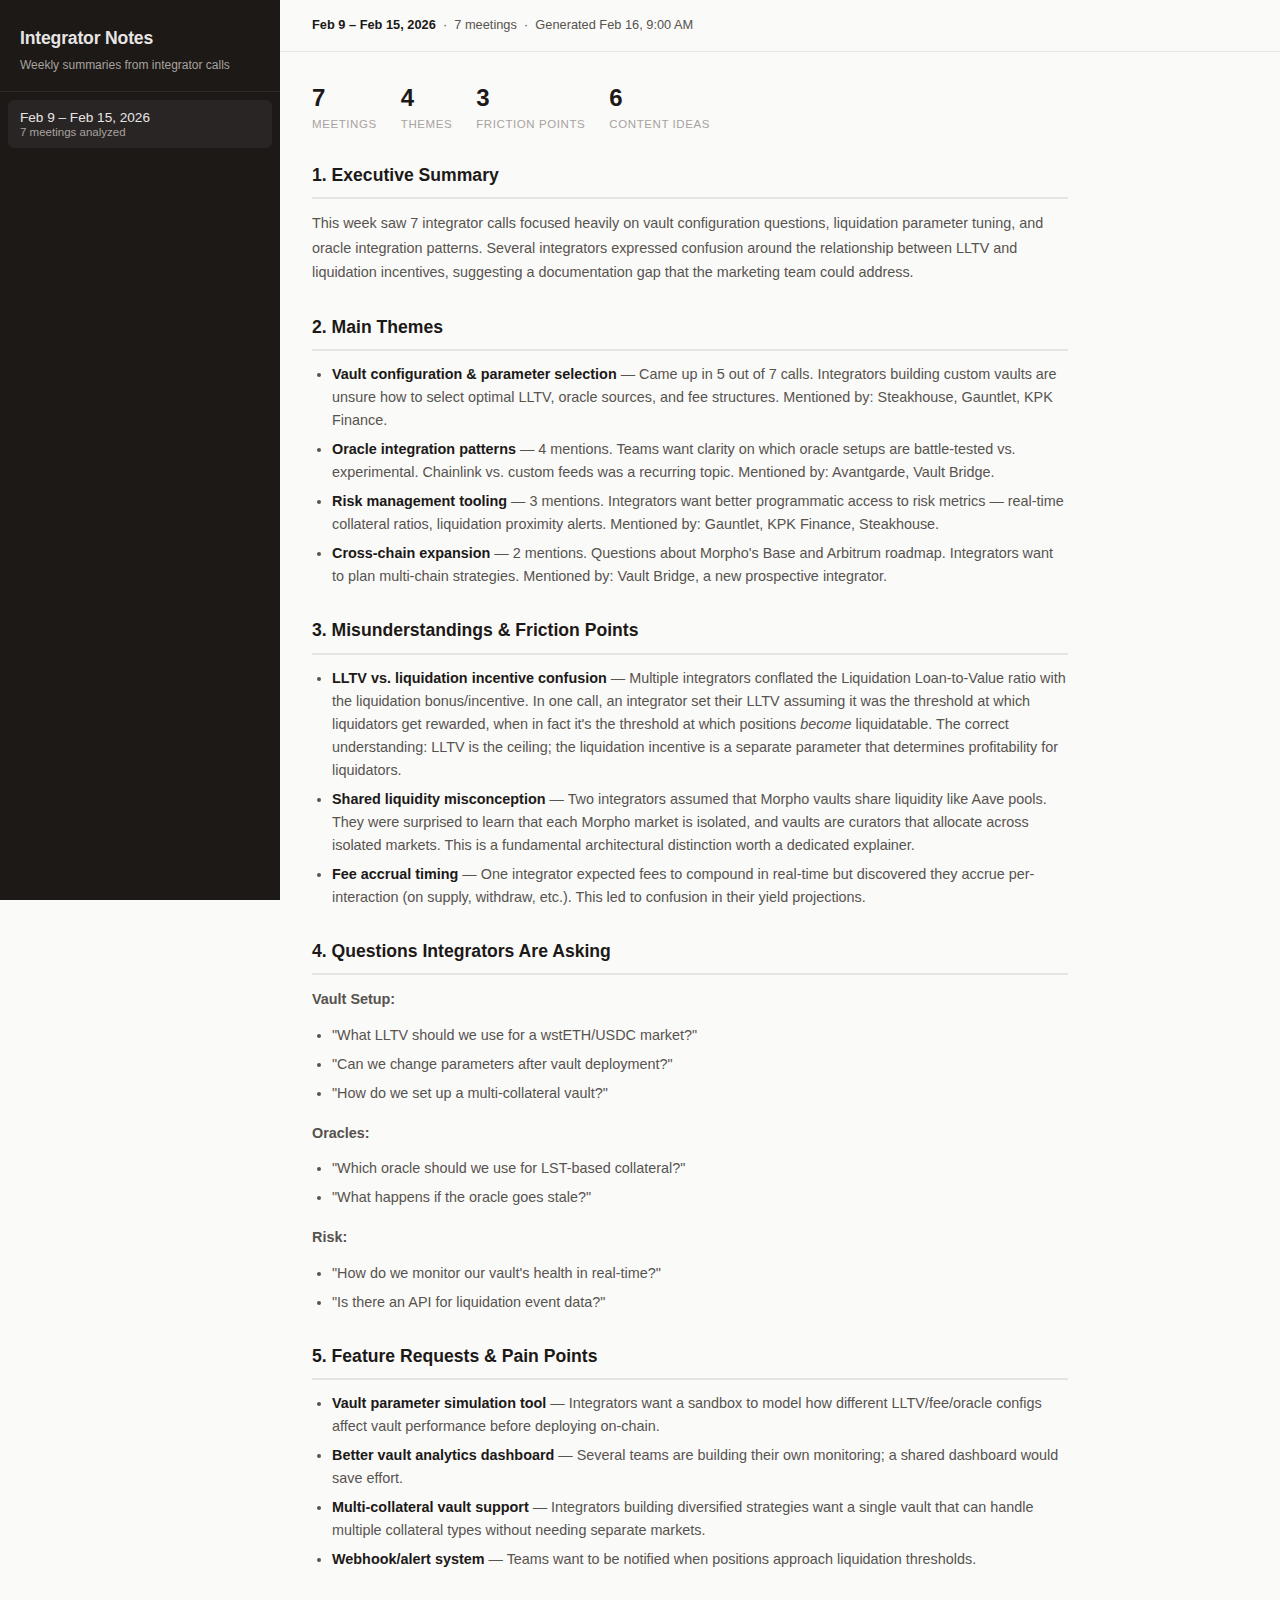
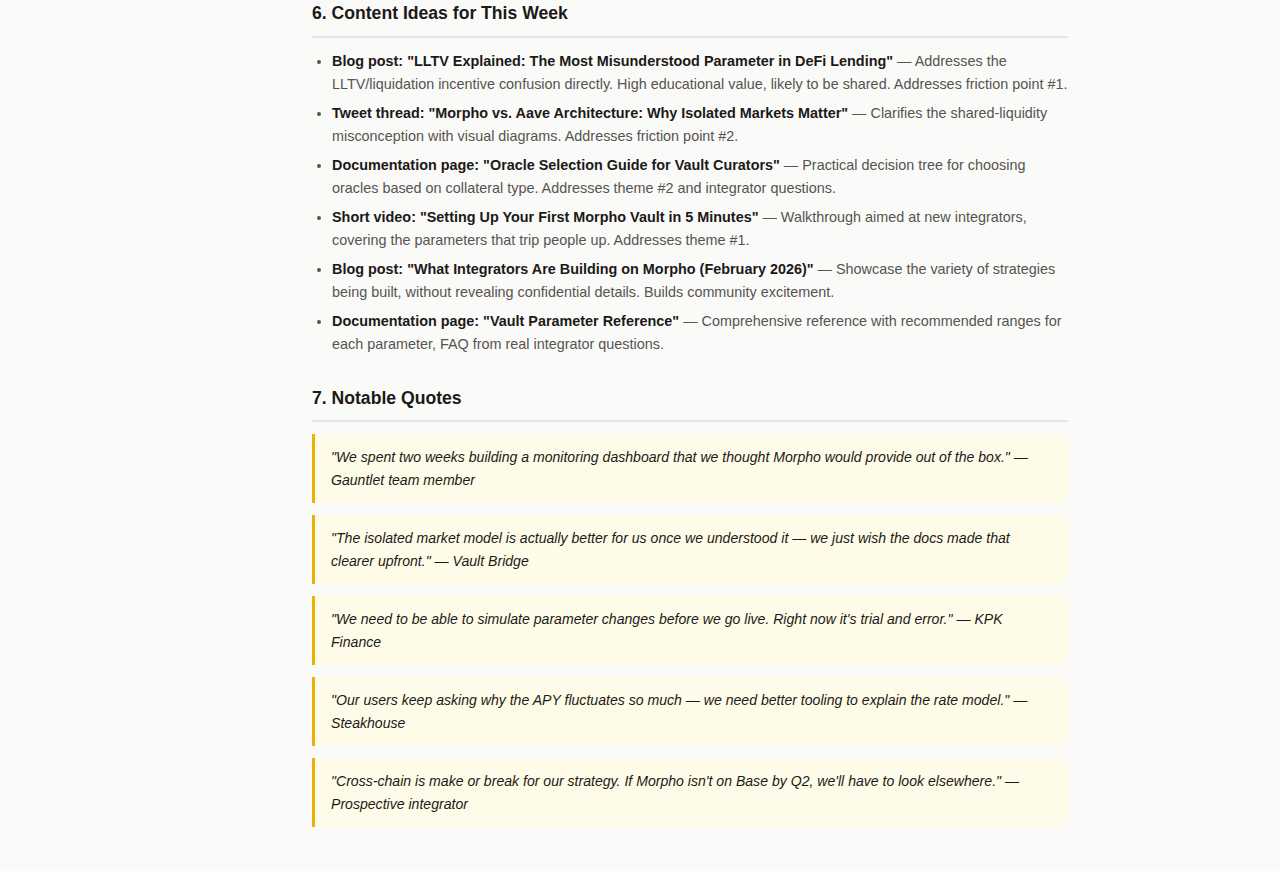
<file: site/index.html>
<!DOCTYPE html>
<html lang="en">
<head>
    <meta charset="UTF-8">
    <meta name="viewport" content="width=device-width, initial-scale=1.0">
    <title>Weekly Integrator Notes</title>
    <link rel="stylesheet" href="style.css">
</head>
<body>
    <nav class="sidebar" id="sidebar">
        <div class="sidebar-header">
            <h1>Integrator Notes</h1>
            <p class="sidebar-subtitle">Weekly summaries from integrator calls</p>
        </div>
        <div class="week-list" id="week-list">
            <div class="loading-weeks">Loading weeks...</div>
        </div>
    </nav>

    <main class="content" id="content">
        <div class="content-header">
            <button class="menu-toggle" id="menu-toggle" aria-label="Toggle menu">
                <span></span><span></span><span></span>
            </button>
            <div class="header-meta" id="header-meta"></div>
        </div>

        <article class="summary" id="summary">
            <div class="empty-state" id="empty-state">
                <div class="empty-icon">&#9672;</div>
                <h2>Weekly Integrator Summary</h2>
                <p>Select a week from the sidebar to view the summary, or wait for the next Monday's automated run.</p>
                <div class="empty-details">
                    <p>Every Monday, this site is automatically updated with a structured analysis of the previous week's integrator calls from Granola.</p>
                </div>
            </div>
        </article>
    </main>

    <script src="app.js"></script>
</body>
</html>
</file>
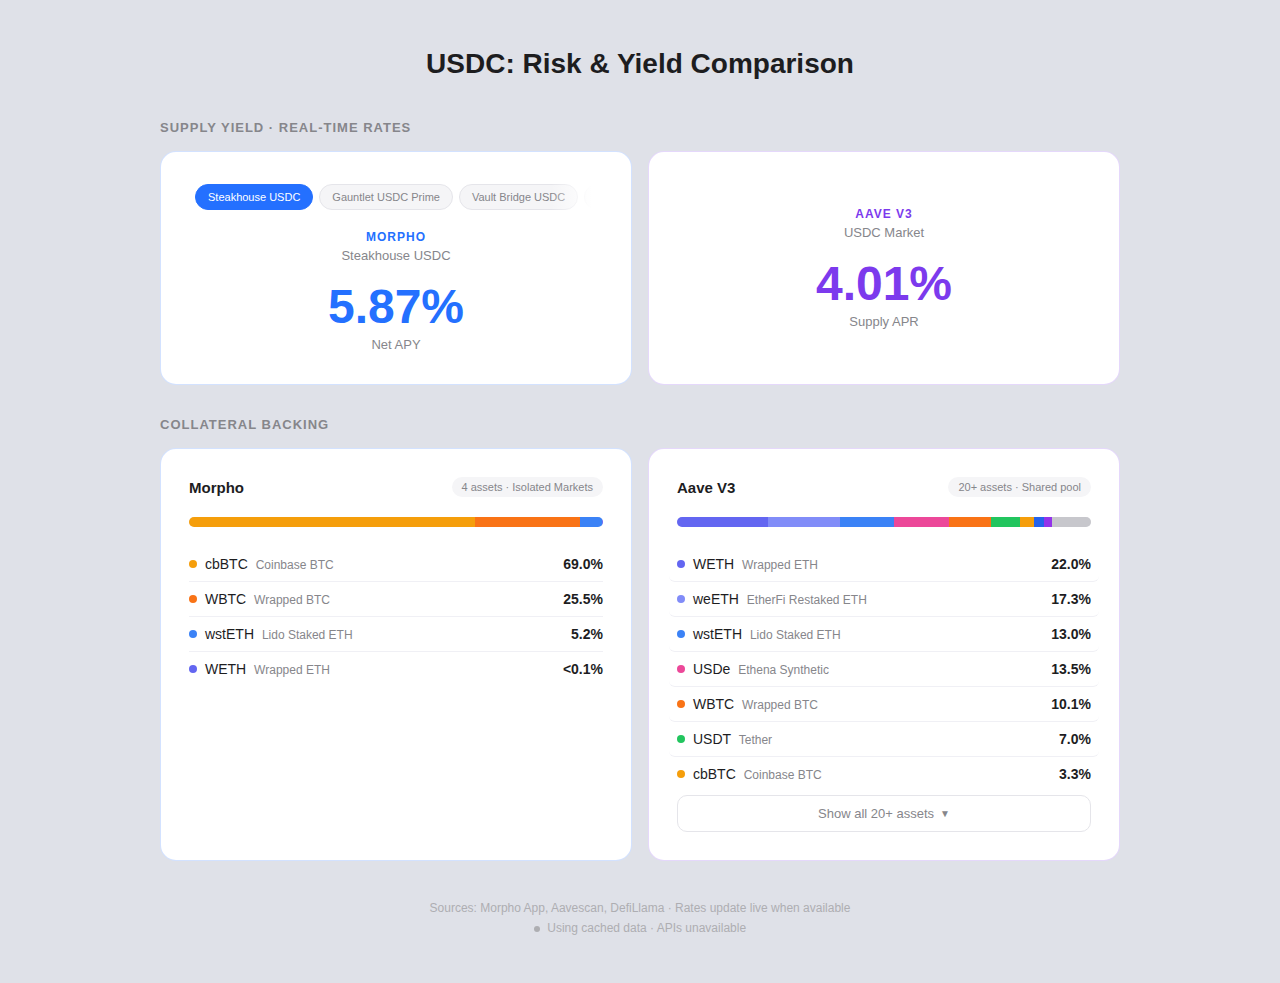
<file: index (10).html>
<!DOCTYPE html>
<html lang="en">
<head>
  <meta charset="UTF-8">
  <meta name="viewport" content="width=device-width, initial-scale=1.0">
  <title>USDC: Risk &amp; Yield Comparison</title>
  <style>
    @import url('https://db.onlinewebfonts.com/c/9419cf3ea65d2c875025a63789ee57fa?family=FK+Grotesk+Variable');

    * { margin: 0; padding: 0; box-sizing: border-box; }

    body {
      font-family: 'FK Grotesk Variable', -apple-system, BlinkMacSystemFont, sans-serif;
      background: #DFE1E8;
      color: #1d1d1f;
      min-height: 100vh;
      padding: 48px 20px;
    }

    .container {
      max-width: 960px;
      margin: 0 auto;
    }

    /* ── Header ── */
    .header {
      text-align: center;
      margin-bottom: 40px;
    }

    .header h1 {
      font-size: 28px;
      font-weight: 700;
      color: #1d1d1f;
    }

    /* ── Section ── */
    .section {
      margin-bottom: 32px;
    }

    .section-label {
      font-size: 13px;
      font-weight: 600;
      text-transform: uppercase;
      letter-spacing: 1px;
      color: #86868b;
      margin-bottom: 16px;
    }

    /* ── Yield Cards ── */
    .yield-row {
      display: grid;
      grid-template-columns: 1fr 1fr;
      gap: 16px;
    }

    .yield-card {
      background: #ffffff;
      border-radius: 16px;
      padding: 32px;
      text-align: center;
      border: 1px solid #e5e5ea;
      position: relative;
      min-width: 0;
      display: flex;
      flex-direction: column;
      justify-content: center;
    }

    .yield-card .protocol-name {
      font-size: 12px;
      font-weight: 600;
      text-transform: uppercase;
      letter-spacing: 1px;
      margin-bottom: 4px;
    }

    .yield-card .vault-label {
      font-size: 13px;
      color: #86868b;
      margin-bottom: 20px;
    }

    .yield-card .apy {
      font-size: 48px;
      font-weight: 700;
      line-height: 1;
      margin-bottom: 6px;
    }

    .yield-card .apy-sub {
      font-size: 13px;
      color: #86868b;
      font-weight: 400;
    }

    .yield-card.morpho .protocol-name { color: #2470ff; }
    .yield-card.morpho .apy { color: #2470ff; }
    .yield-card.morpho { border-color: rgba(36, 112, 255, 0.2); }

    .yield-card.aave .protocol-name { color: #7c3aed; }
    .yield-card.aave .apy { color: #7c3aed; }
    .yield-card.aave { border-color: rgba(124, 58, 237, 0.2); }

    /* ── Vault Tabs (Morpho carousel) ── */
    .vault-tabs-wrapper {
      position: relative;
      margin-bottom: 16px;
    }

    /* Right fade */
    .vault-tabs-wrapper::after {
      content: '';
      position: absolute;
      top: 0;
      right: 0;
      width: 48px;
      height: 100%;
      background: linear-gradient(to right, rgba(255,255,255,0), #ffffff 85%);
      pointer-events: none;
      z-index: 1;
      transition: opacity 0.2s ease;
    }

    .vault-tabs-wrapper.scrolled-end::after {
      opacity: 0;
    }

    /* Left fade */
    .vault-tabs-wrapper::before {
      content: '';
      position: absolute;
      top: 0;
      left: 0;
      width: 48px;
      height: 100%;
      background: linear-gradient(to left, rgba(255,255,255,0), #ffffff 85%);
      pointer-events: none;
      z-index: 1;
      opacity: 0;
      transition: opacity 0.2s ease;
    }

    .vault-tabs-wrapper.scrolled-start::before {
      opacity: 1;
    }

    .vault-tabs {
      display: flex;
      gap: 6px;
      overflow-x: auto;
      scrollbar-width: none;
      -ms-overflow-style: none;
      padding: 0 2px 4px 2px;
    }

    .vault-tabs::-webkit-scrollbar { display: none; }

    .vault-tab {
      flex-shrink: 0;
      padding: 6px 12px;
      border-radius: 100px;
      border: 1px solid #e5e5ea;
      background: #f5f5f7;
      font-family: inherit;
      font-size: 11px;
      font-weight: 500;
      color: #86868b;
      cursor: pointer;
      transition: all 0.2s ease;
      white-space: nowrap;
    }

    .vault-tab:hover {
      border-color: #c7c7cc;
      color: #1d1d1f;
    }

    .vault-tab.active {
      background: #2470ff;
      border-color: #2470ff;
      color: #ffffff;
    }

    /* ── Morpho card link area ── */
    .morpho-link {
      text-decoration: none;
      color: inherit;
      display: block;
    }

    .morpho-link:hover {
      opacity: 0.85;
    }

    /* ── Collateral Section ── */
    .collateral-row {
      display: grid;
      grid-template-columns: 1fr 1fr;
      gap: 16px;
    }

    .collateral-card {
      background: #ffffff;
      border-radius: 16px;
      padding: 28px;
      border: 1px solid #e5e5ea;
    }

    .collateral-card.morpho { border-color: rgba(36, 112, 255, 0.2); }
    .collateral-card.aave { border-color: rgba(124, 58, 237, 0.2); }

    .card-header {
      display: flex;
      justify-content: space-between;
      align-items: center;
      margin-bottom: 20px;
    }

    .card-header h3 {
      font-size: 15px;
      font-weight: 600;
      color: #1d1d1f;
    }

    .card-header .badge {
      font-size: 11px;
      font-weight: 500;
      color: #86868b;
      background: #f5f5f7;
      padding: 4px 10px;
      border-radius: 100px;
    }

    /* ── Allocation Bar ── */
    .alloc-bar {
      height: 10px;
      border-radius: 5px;
      background: #f0f0f5;
      overflow: hidden;
      display: flex;
      margin-bottom: 20px;
    }

    .alloc-bar .seg {
      height: 100%;
      transition: width 0.4s ease;
    }

    /* ── Asset List ── */
    .asset-list {
      list-style: none;
    }

    .asset-item {
      display: flex;
      align-items: center;
      justify-content: space-between;
      padding: 9px 0;
      border-bottom: 1px solid #f0f0f5;
    }

    .asset-item:last-child { border-bottom: none; }

    a.asset-item {
      text-decoration: none;
      color: inherit;
      border-radius: 6px;
      margin: 0 -8px;
      padding: 9px 8px;
      transition: background 0.15s ease;
    }

    a.asset-item:hover {
      background: #f5f5f7;
    }

    a.asset-item + a.asset-item,
    a.asset-item + .asset-item,
    .asset-item + a.asset-item {
      border-top: none;
    }

    .asset-left {
      display: flex;
      align-items: center;
      gap: 8px;
    }

    .asset-dot {
      width: 8px;
      height: 8px;
      border-radius: 50%;
      flex-shrink: 0;
    }

    .asset-name {
      font-size: 14px;
      font-weight: 500;
      color: #1d1d1f;
    }

    .asset-type {
      font-size: 12px;
      color: #86868b;
      margin-left: 4px;
      font-weight: 400;
    }

    .asset-pct {
      font-size: 14px;
      font-weight: 600;
      color: #1d1d1f;
    }

    /* ── Dropdown Toggle ── */
    .dropdown-toggle {
      display: flex;
      align-items: center;
      justify-content: center;
      gap: 6px;
      width: 100%;
      padding: 10px 0;
      margin-top: 4px;
      background: none;
      border: 1px solid #e5e5ea;
      border-radius: 10px;
      font-family: inherit;
      font-size: 13px;
      font-weight: 500;
      color: #86868b;
      cursor: pointer;
      transition: all 0.2s ease;
    }

    .dropdown-toggle:hover {
      background: #f5f5f7;
      color: #1d1d1f;
    }

    .dropdown-toggle .arrow {
      font-size: 10px;
      transition: transform 0.2s ease;
    }

    .dropdown-toggle.open .arrow {
      transform: rotate(180deg);
    }

    .hidden-assets {
      max-height: 0;
      overflow: hidden;
      transition: max-height 0.3s ease;
    }

    .hidden-assets.show {
      max-height: 600px;
    }

    /* ── Morpho collateral transition ── */
    .morpho-collateral-inner {
      transition: opacity 0.25s ease;
    }

    .morpho-collateral-inner.fading {
      opacity: 0;
    }

    /* ── Footer ── */
    .footer {
      text-align: center;
      margin-top: 40px;
    }

    .footer p {
      font-size: 12px;
      color: #aeaeb2;
    }

    /* ── Data Status ── */
    .data-status {
      font-size: 12px;
      color: #aeaeb2;
      margin-top: 6px;
    }

    .data-status .dot {
      display: inline-block;
      width: 6px;
      height: 6px;
      border-radius: 50%;
      margin-right: 4px;
      vertical-align: middle;
    }

    /* ── Responsive ── */
    @media (max-width: 640px) {
      .yield-row, .collateral-row {
        grid-template-columns: 1fr;
      }

      .yield-card .apy {
        font-size: 36px;
      }
    }
  </style>
</head>
<body>

<div class="container">

  <!-- Header -->
  <div class="header">
    <h1>USDC: Risk &amp; Yield Comparison</h1>
  </div>

  <!-- ── Section 1: Supply Yield ── -->
  <div class="section">
    <div class="section-label">Supply Yield &middot; Real-Time Rates</div>
    <div class="yield-row">

      <!-- Morpho carousel card -->
      <div class="yield-card morpho">
        <div class="vault-tabs-wrapper" id="vaultTabsWrapper">
          <div class="vault-tabs" id="vaultTabs"></div>
        </div>
        <a id="morphoLink" class="morpho-link" href="#" target="_blank" rel="noopener">
          <div class="protocol-name">Morpho</div>
          <div class="vault-label" id="morphoVaultLabel">Steakhouse USDC</div>
          <div class="apy" id="morphoApy">5.87%</div>
          <div class="apy-sub" id="morphoApySub">Net APY</div>
        </a>
      </div>

      <!-- Aave card (static) -->
      <a href="https://app.aave.com/reserve-overview/?underlyingAsset=0xa0b86991c6218b36c1d19d4a2e9eb0ce3606eb48&marketName=proto_mainnet_v3" class="yield-card aave" style="text-decoration: none; color: inherit;" target="_blank" rel="noopener">
        <div class="protocol-name">Aave V3</div>
        <div class="vault-label">USDC Market</div>
        <div class="apy">4.01%</div>
        <div class="apy-sub">Supply APR</div>
      </a>
    </div>
  </div>

  <!-- ── Section 2: Collateral Backing ── -->
  <div class="section">
    <div class="section-label">Collateral Backing</div>
    <div class="collateral-row">

      <!-- Morpho (dynamic) -->
      <div class="collateral-card morpho">
        <div class="morpho-collateral-inner" id="morphoCollateral">
          <div class="card-header">
            <h3>Morpho</h3>
            <span class="badge" id="morphoBadge">4 assets &middot; Isolated Markets</span>
          </div>
          <div class="alloc-bar" id="morphoAllocBar"></div>
          <ul class="asset-list" id="morphoAssetList"></ul>
        </div>
      </div>

      <!-- Aave (static) -->
      <div class="collateral-card aave">
        <div class="card-header">
          <h3>Aave V3</h3>
          <span class="badge">20+ assets &middot; Shared pool</span>
        </div>

        <div class="alloc-bar">
          <div class="seg" style="width: 22%; background: #6366f1"></div>
          <div class="seg" style="width: 17.3%; background: #818cf8"></div>
          <div class="seg" style="width: 13%; background: #3b82f6"></div>
          <div class="seg" style="width: 13.5%; background: #ec4899"></div>
          <div class="seg" style="width: 10.1%; background: #f97316"></div>
          <div class="seg" style="width: 7%; background: #22c55e"></div>
          <div class="seg" style="width: 3.3%; background: #f59e0b"></div>
          <div class="seg" style="width: 2.5%; background: #2563eb"></div>
          <div class="seg" style="width: 2%; background: #9333ea"></div>
          <div class="seg" style="width: 9.3%; background: #c7c7cc"></div>
        </div>

        <!-- Top assets always visible -->
        <ul class="asset-list">
          <a class="asset-item" href="https://app.aave.com/reserve-overview/?underlyingAsset=0xc02aaa39b223fe8d0a0e5c4f27ead9083c756cc2&marketName=proto_mainnet_v3" target="_blank" rel="noopener">
            <div class="asset-left">
              <span class="asset-dot" style="background: #6366f1"></span>
              <span class="asset-name">WETH <span class="asset-type">Wrapped ETH</span></span>
            </div>
            <span class="asset-pct">22.0%</span>
          </a>
          <a class="asset-item" href="https://app.aave.com/reserve-overview/?underlyingAsset=0xcd5fe23c85820f7b72d0926fc9b05b43e359b7ee&marketName=proto_mainnet_v3" target="_blank" rel="noopener">
            <div class="asset-left">
              <span class="asset-dot" style="background: #818cf8"></span>
              <span class="asset-name">weETH <span class="asset-type">EtherFi Restaked ETH</span></span>
            </div>
            <span class="asset-pct">17.3%</span>
          </a>
          <a class="asset-item" href="https://app.aave.com/reserve-overview/?underlyingAsset=0x7f39c581f595b53c5cb19bd0b3f8da6c935e2ca0&marketName=proto_mainnet_v3" target="_blank" rel="noopener">
            <div class="asset-left">
              <span class="asset-dot" style="background: #3b82f6"></span>
              <span class="asset-name">wstETH <span class="asset-type">Lido Staked ETH</span></span>
            </div>
            <span class="asset-pct">13.0%</span>
          </a>
          <a class="asset-item" href="https://app.aave.com/reserve-overview/?underlyingAsset=0x4c9edd5852cd905f086c759e8383e09bff1e68b3&marketName=proto_mainnet_v3" target="_blank" rel="noopener">
            <div class="asset-left">
              <span class="asset-dot" style="background: #ec4899"></span>
              <span class="asset-name">USDe <span class="asset-type">Ethena Synthetic</span></span>
            </div>
            <span class="asset-pct">13.5%</span>
          </a>
          <a class="asset-item" href="https://app.aave.com/reserve-overview/?underlyingAsset=0x2260fac5e5542a773aa44fbcfedf7c193bc2c599&marketName=proto_mainnet_v3" target="_blank" rel="noopener">
            <div class="asset-left">
              <span class="asset-dot" style="background: #f97316"></span>
              <span class="asset-name">WBTC <span class="asset-type">Wrapped BTC</span></span>
            </div>
            <span class="asset-pct">10.1%</span>
          </a>
          <a class="asset-item" href="https://app.aave.com/reserve-overview/?underlyingAsset=0xdac17f958d2ee523a2206206994597c13d831ec7&marketName=proto_mainnet_v3" target="_blank" rel="noopener">
            <div class="asset-left">
              <span class="asset-dot" style="background: #22c55e"></span>
              <span class="asset-name">USDT <span class="asset-type">Tether</span></span>
            </div>
            <span class="asset-pct">7.0%</span>
          </a>
          <a class="asset-item" href="https://app.aave.com/reserve-overview/?underlyingAsset=0xcbb7c0000ab88b473b1f5afd9ef808440eed33bf&marketName=proto_mainnet_v3" target="_blank" rel="noopener">
            <div class="asset-left">
              <span class="asset-dot" style="background: #f59e0b"></span>
              <span class="asset-name">cbBTC <span class="asset-type">Coinbase BTC</span></span>
            </div>
            <span class="asset-pct">3.3%</span>
          </a>
        </ul>

        <!-- Hidden assets revealed by dropdown -->
        <div class="hidden-assets" id="aaveMore">
          <ul class="asset-list">
            <a class="asset-item" href="https://app.aave.com/reserve-overview/?underlyingAsset=0x514910771af9ca656af840dff83e8264ecf986ca&marketName=proto_mainnet_v3" target="_blank" rel="noopener">
              <div class="asset-left">
                <span class="asset-dot" style="background: #2563eb"></span>
                <span class="asset-name">LINK <span class="asset-type">Chainlink</span></span>
              </div>
              <span class="asset-pct">2.5%</span>
            </a>
            <a class="asset-item" href="https://app.aave.com/reserve-overview/?underlyingAsset=0x7fc66500c84a76ad7e9c93437bfc5ac33e2ddae9&marketName=proto_mainnet_v3" target="_blank" rel="noopener">
              <div class="asset-left">
                <span class="asset-dot" style="background: #9333ea"></span>
                <span class="asset-name">AAVE <span class="asset-type">Aave Token</span></span>
              </div>
              <span class="asset-pct">2.0%</span>
            </a>
            <a class="asset-item" href="https://app.aave.com/reserve-overview/?underlyingAsset=0x6b175474e89094c44da98b954eedeac495271d0f&marketName=proto_mainnet_v3" target="_blank" rel="noopener">
              <div class="asset-left">
                <span class="asset-dot" style="background: #f59e0b"></span>
                <span class="asset-name">DAI <span class="asset-type">MakerDAO</span></span>
              </div>
              <span class="asset-pct">1.8%</span>
            </a>
            <a class="asset-item" href="https://app.aave.com/reserve-overview/?underlyingAsset=0xae78736cd615f374d3085123a210448e74fc6393&marketName=proto_mainnet_v3" target="_blank" rel="noopener">
              <div class="asset-left">
                <span class="asset-dot" style="background: #06b6d4"></span>
                <span class="asset-name">rETH <span class="asset-type">Rocket Pool ETH</span></span>
              </div>
              <span class="asset-pct">1.5%</span>
            </a>
            <a class="asset-item" href="https://app.aave.com/reserve-overview/?underlyingAsset=0xd533a949740bb3306d119cc777fa900ba034cd52&marketName=proto_mainnet_v3" target="_blank" rel="noopener">
              <div class="asset-left">
                <span class="asset-dot" style="background: #ef4444"></span>
                <span class="asset-name">CRV <span class="asset-type">Curve</span></span>
              </div>
              <span class="asset-pct">0.8%</span>
            </a>
            <a class="asset-item" href="https://app.aave.com/reserve-overview/?underlyingAsset=0xbe9895146f7af43049ca1c1ae358b0541ea49704&marketName=proto_mainnet_v3" target="_blank" rel="noopener">
              <div class="asset-left">
                <span class="asset-dot" style="background: #3b82f6"></span>
                <span class="asset-name">cbETH <span class="asset-type">Coinbase Staked ETH</span></span>
              </div>
              <span class="asset-pct">0.7%</span>
            </a>
            <a class="asset-item" href="https://app.aave.com/reserve-overview/?underlyingAsset=0x40d16fc0246ad3160ccc09b8d0d3a2cd28ae6c2f&marketName=proto_mainnet_v3" target="_blank" rel="noopener">
              <div class="asset-left">
                <span class="asset-dot" style="background: #10b981"></span>
                <span class="asset-name">GHO <span class="asset-type">Aave Stablecoin</span></span>
              </div>
              <span class="asset-pct">0.6%</span>
            </a>
            <a class="asset-item" href="https://app.aave.com/reserve-overview/?underlyingAsset=0x5f98805a4e8be255a32880fdec7f6728c6568ba0&marketName=proto_mainnet_v3" target="_blank" rel="noopener">
              <div class="asset-left">
                <span class="asset-dot" style="background: #6366f1"></span>
                <span class="asset-name">LUSD <span class="asset-type">Liquity USD</span></span>
              </div>
              <span class="asset-pct">0.5%</span>
            </a>
            <a class="asset-item" href="https://app.aave.com/reserve-overview/?underlyingAsset=0xc18360217d8f7ab5e7c516566761ea12ce7f9d72&marketName=proto_mainnet_v3" target="_blank" rel="noopener">
              <div class="asset-left">
                <span class="asset-dot" style="background: #60a5fa"></span>
                <span class="asset-name">ENS <span class="asset-type">Ethereum Name Service</span></span>
              </div>
              <span class="asset-pct">0.4%</span>
            </a>
            <a class="asset-item" href="https://app.aave.com/reserve-overview/?underlyingAsset=0xc011a73ee8576fb46f5e1c5751ca3b9fe0af2a6f&marketName=proto_mainnet_v3" target="_blank" rel="noopener">
              <div class="asset-left">
                <span class="asset-dot" style="background: #a78bfa"></span>
                <span class="asset-name">SNX <span class="asset-type">Synthetix</span></span>
              </div>
              <span class="asset-pct">0.3%</span>
            </a>
            <a class="asset-item" href="https://app.aave.com/reserve-overview/?underlyingAsset=0x9f8f72aa9304c8b593d555f12ef6589cc3a579a2&marketName=proto_mainnet_v3" target="_blank" rel="noopener">
              <div class="asset-left">
                <span class="asset-dot" style="background: #818cf8"></span>
                <span class="asset-name">MKR <span class="asset-type">Maker</span></span>
              </div>
              <span class="asset-pct">0.3%</span>
            </a>
            <a class="asset-item" href="https://app.aave.com/reserve-overview/?underlyingAsset=0xba100000625a3754423978a60c9317c58a424e3d&marketName=proto_mainnet_v3" target="_blank" rel="noopener">
              <div class="asset-left">
                <span class="asset-dot" style="background: #c084fc"></span>
                <span class="asset-name">BAL <span class="asset-type">Balancer</span></span>
              </div>
              <span class="asset-pct">0.2%</span>
            </a>
            <li class="asset-item">
              <div class="asset-left">
                <span class="asset-dot" style="background: #c7c7cc"></span>
                <span class="asset-name">Others <span class="asset-type">KNC, 1INCH, etc.</span></span>
              </div>
              <span class="asset-pct">1.5%</span>
            </li>
          </ul>
        </div>

        <button class="dropdown-toggle" id="aaveToggle" onclick="toggleAave()">
          <span id="toggleText">Show all 20+ assets</span>
          <span class="arrow" id="toggleArrow">&#9660;</span>
        </button>
      </div>

    </div>
  </div>

  <!-- Footer -->
  <div class="footer">
    <p>Sources: Morpho App, Aavescan, DefiLlama &middot; Rates update live when available</p>
    <p class="data-status" id="dataStatus"><span class="dot" style="background:#aeaeb2"></span> Loading live data&hellip;</p>
  </div>

</div>

<script>
  // ── Vault Data ──
  // Update APY and collateral figures from the Morpho App as rates change.
  const morphoVaults = [
    {
      name: "Steakhouse USDC",
      address: "0xBEEF01735c132Ada46AA9aA4c54623cAA92A64CB",
      url: "https://app.morpho.org/ethereum/vault/0xBEEF01735c132Ada46AA9aA4c54623cAA92A64CB/steakhouse-usdc",
      apy: "5.87%",
      apySub: "Net APY (post 25% perf. fee)",
      badge: "4 assets \u00b7 Isolated Markets",
      collateral: [
        { name: "cbBTC",  type: "Coinbase BTC",    pct: "69.0%", width: 69,   color: "#f59e0b" },
        { name: "WBTC",   type: "Wrapped BTC",     pct: "25.5%", width: 25.5, color: "#f97316" },
        { name: "wstETH", type: "Lido Staked ETH", pct: "5.2%",  width: 5.2,  color: "#3b82f6" },
        { name: "WETH",   type: "Wrapped ETH",     pct: "<0.1%", width: 0.3,  color: "#6366f1" }
      ]
    },
    {
      name: "Gauntlet USDC Prime",
      address: "0xdd0f28e19C1780eb6396170735D45153D261490d",
      url: "https://app.morpho.org/ethereum/vault/0xdd0f28e19C1780eb6396170735D45153D261490d/gauntlet-usdc-prime",
      apy: "5.41%",
      apySub: "Net APY",
      badge: "5 assets \u00b7 Isolated Markets",
      collateral: [
        { name: "wstETH", type: "Lido Staked ETH",      pct: "30.2%", width: 30.2, color: "#3b82f6" },
        { name: "WBTC",   type: "Wrapped BTC",          pct: "25.1%", width: 25.1, color: "#f97316" },
        { name: "weETH",  type: "EtherFi Restaked ETH", pct: "20.4%", width: 20.4, color: "#818cf8" },
        { name: "WETH",   type: "Wrapped ETH",          pct: "14.8%", width: 14.8, color: "#6366f1" },
        { name: "cbBTC",  type: "Coinbase BTC",         pct: "9.5%",  width: 9.5,  color: "#f59e0b" }
      ]
    },
    {
      name: "Vault Bridge USDC",
      address: "0xBEefb9f61CC44895d8AEc381373555a64191A9c4",
      url: "https://app.morpho.org/ethereum/vault/0xBEefb9f61CC44895d8AEc381373555a64191A9c4/vault-bridge-usdc",
      apy: "4.62%",
      apySub: "Net APY",
      badge: "4 assets \u00b7 Isolated Markets",
      collateral: [
        { name: "wstETH", type: "Lido Staked ETH",      pct: "40.0%", width: 40,   color: "#3b82f6" },
        { name: "WETH",   type: "Wrapped ETH",          pct: "34.5%", width: 34.5, color: "#6366f1" },
        { name: "weETH",  type: "EtherFi Restaked ETH", pct: "15.3%", width: 15.3, color: "#818cf8" },
        { name: "cbBTC",  type: "Coinbase BTC",         pct: "10.2%", width: 10.2, color: "#f59e0b" }
      ]
    },
    {
      name: "Steakhouse Prime Instant",
      address: "0xbeef088055857739C12CD3765F20b7679Def0f51",
      url: "https://app.morpho.org/ethereum/vault/0xbeef088055857739C12CD3765F20b7679Def0f51/steakhouse-prime-instant",
      apy: "5.14%",
      apySub: "Net APY (post 15% perf. fee)",
      badge: "4 assets \u00b7 Isolated Markets",
      collateral: [
        { name: "cbBTC",  type: "Coinbase BTC",    pct: "55.0%", width: 55,   color: "#f59e0b" },
        { name: "WBTC",   type: "Wrapped BTC",     pct: "30.2%", width: 30.2, color: "#f97316" },
        { name: "wstETH", type: "Lido Staked ETH", pct: "10.1%", width: 10.1, color: "#3b82f6" },
        { name: "WETH",   type: "Wrapped ETH",     pct: "4.7%",  width: 4.7,  color: "#6366f1" }
      ]
    },
    {
      name: "KPK USDC Prime V2",
      address: "0x4Ef53d2cAa51C447fdFEEedee8F07FD1962C9ee6",
      url: "https://app.morpho.org/ethereum/vault/0x4Ef53d2cAa51C447fdFEEedee8F07FD1962C9ee6/kpk-usdc-prime-v2",
      apy: "5.53%",
      apySub: "Net APY",
      badge: "5 assets \u00b7 Isolated Markets",
      collateral: [
        { name: "wstETH", type: "Lido Staked ETH",      pct: "34.8%", width: 34.8, color: "#3b82f6" },
        { name: "cbBTC",  type: "Coinbase BTC",         pct: "25.0%", width: 25,   color: "#f59e0b" },
        { name: "WBTC",   type: "Wrapped BTC",          pct: "20.5%", width: 20.5, color: "#f97316" },
        { name: "weETH",  type: "EtherFi Restaked ETH", pct: "12.2%", width: 12.2, color: "#818cf8" },
        { name: "WETH",   type: "Wrapped ETH",          pct: "7.5%",  width: 7.5,  color: "#6366f1" }
      ]
    },
    {
      name: "Avantgarde USDC Conservative",
      address: "0xeBBaE8CfAbB0092d5B32f00EBeE0c8139d24dDcd",
      url: "https://app.morpho.org/ethereum/vault/0xeBBaE8CfAbB0092d5B32f00EBeE0c8139d24dDcd/avantgarde-usdc-conservative",
      apy: "4.89%",
      apySub: "Net APY",
      badge: "3 assets \u00b7 Isolated Markets",
      collateral: [
        { name: "wstETH", type: "Lido Staked ETH", pct: "45.0%", width: 45,   color: "#3b82f6" },
        { name: "WBTC",   type: "Wrapped BTC",     pct: "30.5%", width: 30.5, color: "#f97316" },
        { name: "WETH",   type: "Wrapped ETH",     pct: "24.5%", width: 24.5, color: "#6366f1" }
      ]
    }
  ];

  let currentVault = 0;

  // ── Build tabs ──
  function buildTabs() {
    const container = document.getElementById('vaultTabs');
    morphoVaults.forEach((v, i) => {
      const btn = document.createElement('button');
      btn.className = 'vault-tab' + (i === 0 ? ' active' : '');
      btn.textContent = v.name;
      btn.onclick = () => selectVault(i);
      container.appendChild(btn);
    });
    container.addEventListener('scroll', updateFadeClasses);
  }

  // ── Fade edge indicators ──
  function updateFadeClasses() {
    const tabs = document.getElementById('vaultTabs');
    const wrapper = document.getElementById('vaultTabsWrapper');
    if (!tabs || !wrapper) return;
    const atEnd = tabs.scrollLeft + tabs.clientWidth >= tabs.scrollWidth - 2;
    const atStart = tabs.scrollLeft <= 2;
    wrapper.classList.toggle('scrolled-end', atEnd);
    wrapper.classList.toggle('scrolled-start', !atStart);
  }

  // ── Select vault ──
  function selectVault(index) {
    if (index === currentVault) return;
    currentVault = index;
    const v = morphoVaults[index];

    // Update tabs
    document.querySelectorAll('.vault-tab').forEach((tab, i) => {
      tab.classList.toggle('active', i === index);
    });

    // Scroll active tab into view
    const activeTab = document.querySelectorAll('.vault-tab')[index];
    activeTab.scrollIntoView({ behavior: 'smooth', block: 'nearest', inline: 'center' });

    // Update yield card
    document.getElementById('morphoLink').href = v.url;
    document.getElementById('morphoVaultLabel').textContent = v.name;
    document.getElementById('morphoApy').textContent = v.apy;
    document.getElementById('morphoApySub').textContent = v.apySub;

    // Animate collateral card
    const inner = document.getElementById('morphoCollateral');
    inner.classList.add('fading');
    setTimeout(() => {
      renderCollateral(v);
      inner.classList.remove('fading');
    }, 200);
  }

  // ── Render collateral ──
  function renderCollateral(v) {
    // Badge
    document.getElementById('morphoBadge').textContent = v.badge;

    // Allocation bar
    const bar = document.getElementById('morphoAllocBar');
    bar.innerHTML = v.collateral.map(a =>
      '<div class="seg" style="width:' + a.width + '%;background:' + a.color + '"></div>'
    ).join('');

    // Asset list
    const list = document.getElementById('morphoAssetList');
    list.innerHTML = v.collateral.map(a => {
      const tag = a.url ? 'a' : 'li';
      const href = a.url ? ' href="' + a.url + '" target="_blank" rel="noopener"' : '';
      return '<' + tag + ' class="asset-item"' + href + '>' +
        '<div class="asset-left">' +
          '<span class="asset-dot" style="background:' + a.color + '"></span>' +
          '<span class="asset-name">' + a.name + ' <span class="asset-type">' + a.type + '</span></span>' +
        '</div>' +
        '<span class="asset-pct">' + a.pct + '</span>' +
      '</' + tag + '>';
    }).join('');
  }

  // ── Aave dropdown ──
  function toggleAave() {
    const el = document.getElementById('aaveMore');
    const btn = document.getElementById('aaveToggle');
    const text = document.getElementById('toggleText');
    const isOpen = el.classList.toggle('show');
    btn.classList.toggle('open', isOpen);
    text.textContent = isOpen ? 'Show fewer' : 'Show all 20+ assets';
  }

  // ── Init ──
  buildTabs();
  updateFadeClasses();
  renderCollateral(morphoVaults[0]);

  // ═══════════════════════════════════════════════════
  // ── Live Data Integration ──
  // ═══════════════════════════════════════════════════

  const MORPHO_API = 'https://blue-api.morpho.org/graphql';

  const COLLATERAL_COLORS = {
    'cbBTC': '#f59e0b', 'WBTC': '#f97316', 'wstETH': '#3b82f6',
    'WETH': '#6366f1', 'weETH': '#818cf8', 'USDT': '#22c55e',
    'DAI': '#f59e0b', 'USDC': '#2563eb', 'sDAI': '#f59e0b',
    'tBTC': '#e11d48', 'sUSDe': '#ec4899', 'USDe': '#ec4899',
    'rsETH': '#10b981', 'ezETH': '#06b6d4', 'osETH': '#8b5cf6',
    'rETH': '#06b6d4', 'LBTC': '#f97316', 'sFRAX': '#f97316'
  };

  function setStatus(color, text) {
    const el = document.getElementById('dataStatus');
    el.innerHTML = '<span class="dot" style="background:' + color + '"></span> ' + text;
  }

  async function fetchMorphoVault(address, index) {
    const query = `{
      vaultByAddress(address: "${address}", chainId: 1) {
        state {
          netApy
          allocation {
            supplyAssetsUsd
            market {
              uniqueKey
              collateralAsset { symbol name }
            }
          }
        }
      }
    }`;

    const res = await fetch(MORPHO_API, {
      method: 'POST',
      headers: { 'Content-Type': 'application/json' },
      body: JSON.stringify({ query })
    });
    if (!res.ok) throw new Error('HTTP ' + res.status);
    const json = await res.json();
    if (json.errors) throw new Error(json.errors[0].message);

    const vault = json.data.vaultByAddress;
    if (!vault || !vault.state) return false;

    // Update APY
    if (vault.state.netApy != null) {
      morphoVaults[index].apy = (vault.state.netApy * 100).toFixed(2) + '%';
    }

    // Update collateral allocation
    const alloc = vault.state.allocation;
    if (alloc && alloc.length > 0) {
      const totalUsd = alloc.reduce((s, a) => s + (parseFloat(a.supplyAssetsUsd) || 0), 0);
      if (totalUsd > 0) {
        const newCollateral = alloc
          .filter(a => a.market && a.market.collateralAsset)
          .map(a => {
            const pct = (parseFloat(a.supplyAssetsUsd) || 0) / totalUsd * 100;
            const sym = a.market.collateralAsset.symbol;
            const key = a.market.uniqueKey;
            return {
              name: sym,
              type: a.market.collateralAsset.name || sym,
              pct: pct < 0.1 ? '<0.1%' : pct.toFixed(1) + '%',
              width: Math.max(pct, 0.3),
              color: COLLATERAL_COLORS[sym] || '#c7c7cc',
              url: key ? 'https://app.morpho.org/ethereum/market/' + key : null
            };
          })
          .sort((a, b) => b.width - a.width);

        if (newCollateral.length > 0) {
          morphoVaults[index].collateral = newCollateral;
          morphoVaults[index].badge = newCollateral.length + ' assets \u00b7 Isolated';
        }
      }
    }
    return true;
  }

  async function fetchAaveRate() {
    const res = await fetch('https://yields.llama.fi/pools');
    if (!res.ok) throw new Error('HTTP ' + res.status);
    const json = await res.json();
    const pool = json.data.find(p =>
      p.project === 'aave-v3' && p.symbol === 'USDC' && p.chain === 'Ethereum'
    );
    if (pool && pool.apyBase != null) {
      document.querySelector('.yield-card.aave .apy').textContent = pool.apyBase.toFixed(2) + '%';
      return true;
    }
    return false;
  }

  async function fetchLiveData() {
    let morphoOk = false;
    let aaveOk = false;

    // Fetch all Morpho vaults in parallel
    try {
      const results = await Promise.allSettled(
        morphoVaults.map((v, i) => fetchMorphoVault(v.address, i))
      );
      morphoOk = results.some(r => r.status === 'fulfilled' && r.value);
    } catch (e) {
      console.warn('[Morpho API]', e.message || e);
    }

    // Fetch Aave rate
    try {
      aaveOk = await fetchAaveRate();
    } catch (e) {
      console.warn('[Aave/DeFi Llama]', e.message || e);
    }

    // Re-render currently selected vault with live data
    if (morphoOk) {
      const v = morphoVaults[currentVault];
      document.getElementById('morphoApy').textContent = v.apy;
      document.getElementById('morphoApySub').textContent = v.apySub;
      renderCollateral(v);
    }

    // Update status
    if (morphoOk && aaveOk) {
      setStatus('#22c55e', 'Live data \u00b7 Updated just now');
    } else if (morphoOk || aaveOk) {
      setStatus('#f59e0b', 'Partial live data \u00b7 Some sources unavailable');
    } else {
      setStatus('#aeaeb2', 'Using cached data \u00b7 APIs unavailable');
    }
  }

  // Render static data immediately, then overlay with live data
  fetchLiveData();
</script>

</body>
</html>
</file>
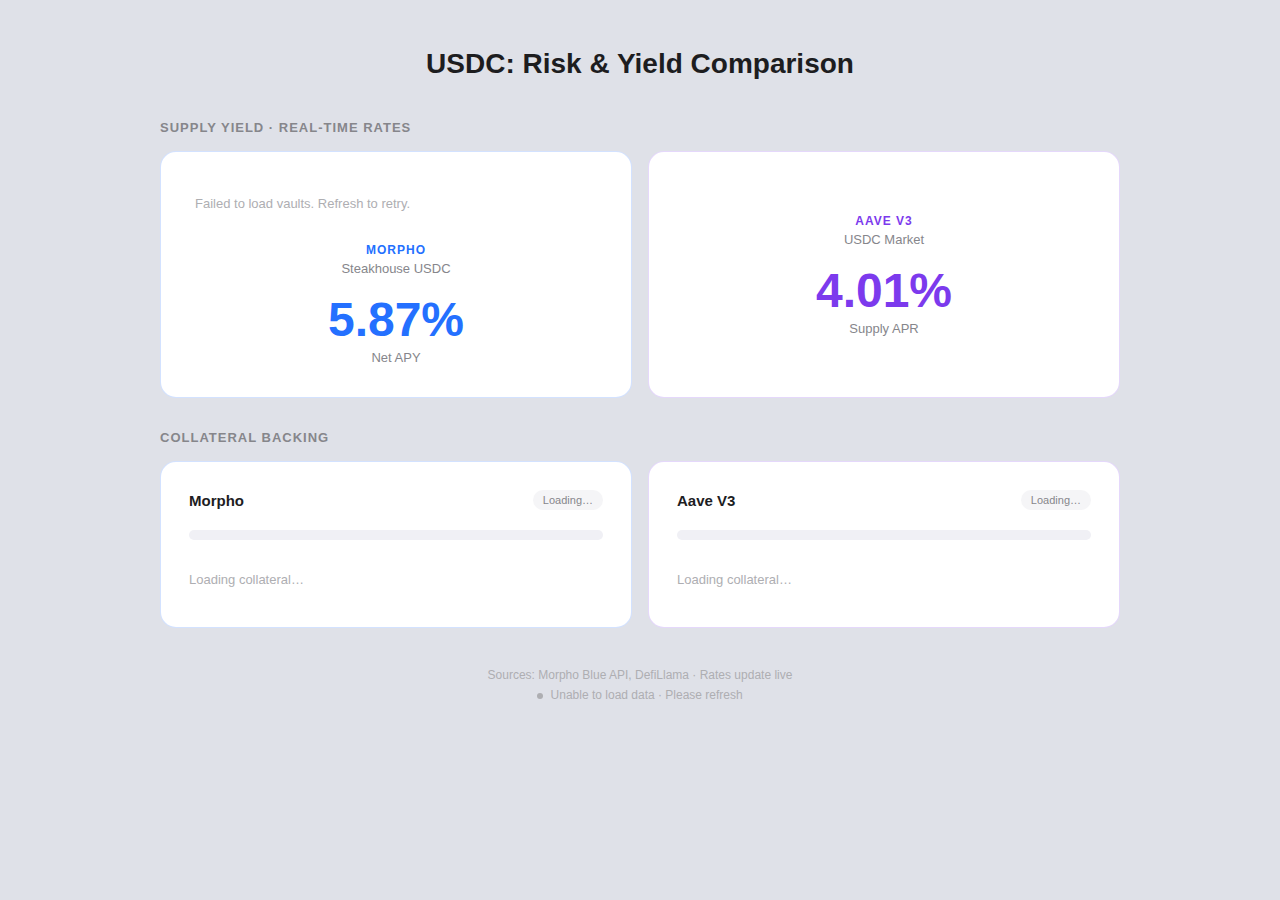
<file: index (11).html>
<!DOCTYPE html>
<html lang="en">
<head>
  <meta charset="UTF-8">
  <meta name="viewport" content="width=device-width, initial-scale=1.0">
  <title>USDC: Risk &amp; Yield Comparison</title>
  <style>
    @import url('https://db.onlinewebfonts.com/c/9419cf3ea65d2c875025a63789ee57fa?family=FK+Grotesk+Variable');

    * { margin: 0; padding: 0; box-sizing: border-box; }

    body {
      font-family: 'FK Grotesk Variable', -apple-system, BlinkMacSystemFont, sans-serif;
      background: #DFE1E8;
      color: #1d1d1f;
      min-height: 100vh;
      padding: 48px 20px;
    }

    .container {
      max-width: 960px;
      margin: 0 auto;
    }

    /* ── Header ── */
    .header {
      text-align: center;
      margin-bottom: 40px;
    }

    .header h1 {
      font-size: 28px;
      font-weight: 700;
      color: #1d1d1f;
    }

    /* ── Section ── */
    .section {
      margin-bottom: 32px;
    }

    .section-label {
      font-size: 13px;
      font-weight: 600;
      text-transform: uppercase;
      letter-spacing: 1px;
      color: #86868b;
      margin-bottom: 16px;
    }

    /* ── Yield Cards ── */
    .yield-row {
      display: grid;
      grid-template-columns: 1fr 1fr;
      gap: 16px;
    }

    .yield-card {
      background: #ffffff;
      border-radius: 16px;
      padding: 32px;
      text-align: center;
      border: 1px solid #e5e5ea;
      position: relative;
      min-width: 0;
      display: flex;
      flex-direction: column;
      justify-content: center;
    }

    .yield-card .protocol-name {
      font-size: 12px;
      font-weight: 600;
      text-transform: uppercase;
      letter-spacing: 1px;
      margin-bottom: 4px;
    }

    .yield-card .vault-label {
      font-size: 13px;
      color: #86868b;
      margin-bottom: 20px;
    }

    .yield-card .apy {
      font-size: 48px;
      font-weight: 700;
      line-height: 1;
      margin-bottom: 6px;
    }

    .yield-card .apy-sub {
      font-size: 13px;
      color: #86868b;
      font-weight: 400;
    }

    .yield-card.morpho .protocol-name { color: #2470ff; }
    .yield-card.morpho .apy { color: #2470ff; }
    .yield-card.morpho { border-color: rgba(36, 112, 255, 0.2); }

    .yield-card.aave .protocol-name { color: #7c3aed; }
    .yield-card.aave .apy { color: #7c3aed; }
    .yield-card.aave { border-color: rgba(124, 58, 237, 0.2); }

    /* ── Vault Tabs (scrollable carousel) ── */
    .vault-tabs-wrapper {
      position: relative;
      margin-bottom: 16px;
    }

    .vault-tabs-wrapper::after {
      content: '';
      position: absolute;
      top: 0; right: 0;
      width: 48px; height: 100%;
      background: linear-gradient(to right, rgba(255,255,255,0), #ffffff 85%);
      pointer-events: none;
      z-index: 1;
      transition: opacity 0.2s ease;
    }

    .vault-tabs-wrapper.scrolled-end::after { opacity: 0; }

    .vault-tabs-wrapper::before {
      content: '';
      position: absolute;
      top: 0; left: 0;
      width: 48px; height: 100%;
      background: linear-gradient(to left, rgba(255,255,255,0), #ffffff 85%);
      pointer-events: none;
      z-index: 1;
      opacity: 0;
      transition: opacity 0.2s ease;
    }

    .vault-tabs-wrapper.scrolled-start::before { opacity: 1; }

    .vault-tabs {
      display: flex;
      gap: 6px;
      overflow-x: auto;
      scrollbar-width: none;
      -ms-overflow-style: none;
      padding: 0 2px 4px 2px;
    }

    .vault-tabs::-webkit-scrollbar { display: none; }

    .vault-tab {
      flex-shrink: 0;
      padding: 6px 12px;
      border-radius: 100px;
      border: 1px solid #e5e5ea;
      background: #f5f5f7;
      font-family: inherit;
      font-size: 11px;
      font-weight: 500;
      color: #86868b;
      cursor: pointer;
      transition: all 0.2s ease;
      white-space: nowrap;
    }

    .vault-tab:hover {
      border-color: #c7c7cc;
      color: #1d1d1f;
    }

    .vault-tab.active {
      background: #2470ff;
      border-color: #2470ff;
      color: #ffffff;
    }

    .vault-tab .tab-tvl {
      font-size: 10px;
      opacity: 0.7;
      margin-left: 4px;
    }

    /* ── Morpho card link area ── */
    .morpho-link {
      text-decoration: none;
      color: inherit;
      display: block;
    }

    .morpho-link:hover { opacity: 0.85; }

    /* ── Collateral Section ── */
    .collateral-row {
      display: grid;
      grid-template-columns: 1fr 1fr;
      gap: 16px;
    }

    .collateral-card {
      background: #ffffff;
      border-radius: 16px;
      padding: 28px;
      border: 1px solid #e5e5ea;
    }

    .collateral-card.morpho { border-color: rgba(36, 112, 255, 0.2); }
    .collateral-card.aave { border-color: rgba(124, 58, 237, 0.2); }

    .card-header {
      display: flex;
      justify-content: space-between;
      align-items: center;
      margin-bottom: 20px;
    }

    .card-header h3 {
      font-size: 15px;
      font-weight: 600;
      color: #1d1d1f;
    }

    .card-header .badge {
      font-size: 11px;
      font-weight: 500;
      color: #86868b;
      background: #f5f5f7;
      padding: 4px 10px;
      border-radius: 100px;
    }

    /* ── Allocation Bar ── */
    .alloc-bar {
      height: 10px;
      border-radius: 5px;
      background: #f0f0f5;
      overflow: hidden;
      display: flex;
      margin-bottom: 20px;
    }

    .alloc-bar .seg {
      height: 100%;
      transition: width 0.4s ease;
    }

    /* ── Asset List ── */
    .asset-list { list-style: none; }

    .asset-item {
      display: flex;
      align-items: center;
      justify-content: space-between;
      padding: 9px 0;
      border-bottom: 1px solid #f0f0f5;
    }

    .asset-item:last-child { border-bottom: none; }

    a.asset-item {
      text-decoration: none;
      color: inherit;
      border-radius: 6px;
      margin: 0 -8px;
      padding: 9px 8px;
      transition: background 0.15s ease;
    }

    a.asset-item:hover { background: #f5f5f7; }

    a.asset-item + a.asset-item,
    a.asset-item + .asset-item,
    .asset-item + a.asset-item { border-top: none; }

    .asset-left {
      display: flex;
      align-items: center;
      gap: 8px;
    }

    .asset-dot {
      width: 8px;
      height: 8px;
      border-radius: 50%;
      flex-shrink: 0;
    }

    .asset-name {
      font-size: 14px;
      font-weight: 500;
      color: #1d1d1f;
    }

    .asset-type {
      font-size: 12px;
      color: #86868b;
      margin-left: 4px;
      font-weight: 400;
    }

    .asset-pct {
      font-size: 14px;
      font-weight: 600;
      color: #1d1d1f;
    }

    /* ── Morpho collateral transition ── */
    .morpho-collateral-inner { transition: opacity 0.25s ease; }
    .morpho-collateral-inner.fading { opacity: 0; }

    /* ── Loading ── */
    .loading-text {
      color: #aeaeb2;
      font-size: 13px;
      padding: 12px 0;
    }

    /* ── Footer ── */
    .footer {
      text-align: center;
      margin-top: 40px;
    }

    .footer p {
      font-size: 12px;
      color: #aeaeb2;
    }

    .data-status {
      font-size: 12px;
      color: #aeaeb2;
      margin-top: 6px;
    }

    .data-status .dot {
      display: inline-block;
      width: 6px;
      height: 6px;
      border-radius: 50%;
      margin-right: 4px;
      vertical-align: middle;
    }

    /* ── Responsive ── */
    @media (max-width: 640px) {
      .yield-row, .collateral-row { grid-template-columns: 1fr; }
      .yield-card .apy { font-size: 36px; }
    }
  </style>
</head>
<body>

<div class="container">

  <!-- Header -->
  <div class="header">
    <h1>USDC: Risk &amp; Yield Comparison</h1>
  </div>

  <!-- ── Section 1: Supply Yield ── -->
  <div class="section">
    <div class="section-label">Supply Yield &middot; Real-Time Rates</div>
    <div class="yield-row">

      <!-- Morpho carousel card -->
      <div class="yield-card morpho">
        <div class="vault-tabs-wrapper" id="vaultTabsWrapper">
          <div class="vault-tabs" id="vaultTabs">
            <button class="vault-tab active">Steakhouse USDC</button>
          </div>
        </div>
        <a id="morphoLink" class="morpho-link" href="https://app.morpho.org/ethereum/vault/0xBEEF01735c132Ada46AA9aA4c54623cAA92A64CB/steakhouse-usdc" target="_blank" rel="noopener">
          <div class="protocol-name">Morpho</div>
          <div class="vault-label" id="morphoVaultLabel">Steakhouse USDC</div>
          <div class="apy" id="morphoApy">5.87%</div>
          <div class="apy-sub" id="morphoApySub">Net APY</div>
        </a>
      </div>

      <!-- Aave card -->
      <a href="https://app.aave.com/reserve-overview/?underlyingAsset=0xa0b86991c6218b36c1d19d4a2e9eb0ce3606eb48&marketName=proto_mainnet_v3" class="yield-card aave" style="text-decoration: none; color: inherit;" target="_blank" rel="noopener">
        <div class="protocol-name">Aave V3</div>
        <div class="vault-label">USDC Market</div>
        <div class="apy" id="aaveApy">4.01%</div>
        <div class="apy-sub">Supply APR</div>
      </a>

    </div>
  </div>

  <!-- ── Section 2: Collateral Backing ── -->
  <div class="section">
    <div class="section-label">Collateral Backing</div>
    <div class="collateral-row">

      <!-- Morpho (dynamic) -->
      <div class="collateral-card morpho">
        <div class="morpho-collateral-inner" id="morphoCollateral">
          <div class="card-header">
            <h3>Morpho</h3>
            <span class="badge" id="morphoBadge">Loading&hellip;</span>
          </div>
          <div class="alloc-bar" id="morphoAllocBar"></div>
          <ul class="asset-list" id="morphoAssetList">
            <li class="loading-text">Loading collateral&hellip;</li>
          </ul>
        </div>
      </div>

      <!-- Aave (dynamic — all assets) -->
      <div class="collateral-card aave">
        <div class="card-header">
          <h3>Aave V3</h3>
          <span class="badge" id="aaveBadge">Loading&hellip;</span>
        </div>
        <div class="alloc-bar" id="aaveAllocBar"></div>
        <ul class="asset-list" id="aaveAssetList">
          <li class="loading-text">Loading collateral&hellip;</li>
        </ul>
      </div>

    </div>
  </div>

  <!-- Footer -->
  <div class="footer">
    <p>Sources: Morpho Blue API, DefiLlama &middot; Rates update live</p>
    <p class="data-status" id="dataStatus"><span class="dot" style="background:#aeaeb2"></span> Loading live data&hellip;</p>
  </div>

</div>

<script>
  /* ━━━━━━━━━━━━━━━━━━━━━━━━━━━━━━━━━━━━━━━━━━━━━
     Configuration
     ━━━━━━━━━━━━━━━━━━━━━━━━━━━━━━━━━━━━━━━━━━━━━ */

  const MORPHO_API = 'https://blue-api.morpho.org/graphql';
  const USDC_ADDRESS = '0xA0b86991c6218b36c1d19D4a2e9Eb0cE3606eB48';

  const COLLATERAL_COLORS = {
    'WETH': '#6366f1', 'weETH': '#818cf8', 'wstETH': '#3b82f6',
    'cbETH': '#3b82f6', 'rETH': '#06b6d4', 'osETH': '#8b5cf6',
    'ETHx': '#818cf8', 'rsETH': '#10b981', 'ezETH': '#06b6d4',
    'tETH': '#60a5fa',
    'WBTC': '#f97316', 'cbBTC': '#f59e0b', 'LBTC': '#f97316',
    'tBTC': '#e11d48', 'eBTC': '#f97316', 'FBTC': '#f97316',
    'USDT': '#22c55e', 'USDC': '#2563eb', 'DAI': '#f59e0b',
    'USDe': '#ec4899', 'sUSDe': '#ec4899', 'eUSDe': '#ec4899',
    'USDtb': '#ec4899', 'USDS': '#22c55e', 'sDAI': '#f59e0b',
    'GHO': '#10b981', 'LUSD': '#6366f1', 'FRAX': '#1d1d1f',
    'PYUSD': '#2563eb', 'crvUSD': '#ef4444', 'EURC': '#2563eb',
    'RLUSD': '#2563eb', 'syrupUSDT': '#22c55e', 'mUSD': '#f97316',
    'USDG': '#2563eb', 'sUSDS': '#f59e0b', 'susds': '#f59e0b',
    'LINK': '#2563eb', 'AAVE': '#9333ea', 'UNI': '#ec4899',
    'MKR': '#818cf8', 'LDO': '#06b6d4', 'CRV': '#ef4444',
    'SNX': '#a78bfa', 'BAL': '#c084fc', 'ENS': '#60a5fa',
    'RPL': '#f97316', 'STG': '#818cf8', 'KNC': '#22c55e',
    'FXS': '#1d1d1f', '1INCH': '#ef4444', 'XAUt': '#f59e0b',
    'ENA': '#ec4899', 'wM': '#22c55e',
    'PT-sUSDe': '#ec4899', 'PT-USDe': '#ec4899', 'PT-eUSDe': '#ec4899',
    'PT-srUSDe': '#ec4899', 'PT-weETH': '#818cf8'
  };

  /* Aave asset addresses for building deep links */
  const AAVE_ADDRESSES = {
    'WETH': '0xc02aaa39b223fe8d0a0e5c4f27ead9083c756cc2',
    'weETH': '0xcd5fe23c85820f7b72d0926fc9b05b43e359b7ee',
    'wstETH': '0x7f39c581f595b53c5cb19bd0b3f8da6c935e2ca0',
    'WBTC': '0x2260fac5e5542a773aa44fbcfedf7c193bc2c599',
    'cbBTC': '0xcbb7c0000ab88b473b1f5afd9ef808440eed33bf',
    'USDT': '0xdac17f958d2ee523a2206206994597c13d831ec7',
    'USDC': '0xa0b86991c6218b36c1d19d4a2e9eb0ce3606eb48',
    'USDe': '0x4c9edd5852cd905f086c759e8383e09bff1e68b3',
    'DAI': '0x6b175474e89094c44da98b954eedeac495271d0f',
    'GHO': '0x40d16fc0246ad3160ccc09b8d0d3a2cd28ae6c2f',
    'LINK': '0x514910771af9ca656af840dff83e8264ecf986ca',
    'AAVE': '0x7fc66500c84a76ad7e9c93437bfc5ac33e2ddae9',
    'cbETH': '0xbe9895146f7af43049ca1c1ae358b0541ea49704',
    'rETH': '0xae78736cd615f374d3085123a210448e74fc6393',
    'LUSD': '0x5f98805a4e8be255a32880fdec7f6728c6568ba0',
    'CRV': '0xd533a949740bb3306d119cc777fa900ba034cd52',
    'MKR': '0x9f8f72aa9304c8b593d555f12ef6589cc3a579a2',
    'SNX': '0xc011a73ee8576fb46f5e1c5751ca3b9fe0af2a6f',
    'BAL': '0xba100000625a3754423978a60c9317c58a424e3d',
    'ENS': '0xc18360217d8f7ab5e7c516566761ea12ce7f9d72',
    'UNI': '0x1f9840a85d5af5bf1d1762f925bdaddc4201f984',
    'LDO': '0x5a98fcbea516cf06857215779fd812ca3bef1b32',
    'RPL': '0xd33526068d116ce69f19a9ee46f0bd304f21a51f',
    'FRAX': '0x853d955acef822db058eb8505911ed77f175b99e',
    'FXS': '0x3432b6a60d23ca0dfca7761b7ab56459d9c964d0',
    'KNC': '0xdefa4e8a7bcba345f687a2f1456f5edd9ce97202',
    '1INCH': '0x111111111117dc0aa78b770fa6a738034120c302',
    'STG': '0xaf5191b0de278c7286d6c7cc6ab6bb8a73ba2cd6',
    'sDAI': '0x83f20f44975d03b1b09e64809b757c47f942beea',
    'PYUSD': '0x6c3ea9036406852006290770bedfcaba0e23a0e8',
    'EURC': '0x1abaea1f7c830bd89acc67ec4af516284b1bc33c',
    'osETH': '0xf1c9acdc66974dfb6decb12aa385b9cd01190e38',
    'ETHx': '0xa35b1b31ce002fbf2058d22f30f95d405200a15b',
    'sUSDe': '0x9d39a5de30e57443bff2a8307a4256c8797a3497',
    'USDS': '0xdc035d45d973e3ec169d2276ddab16f1e407384f',
    'tBTC': '0x18084fba666a33d37592fa2633fd49a74dd93a88',
    'rsETH': '0xa1290d69c65a6fe4df752f95823fae25cb99e5a7',
    'ezETH': '0xbf5495efe5db9ce00f80364c8b423567e58d2110',
    'LBTC': '0x8236a87084f8b84306f72007f36f2618a5634494',
    'crvUSD': '0xf939e0a03fb07f59a73314e73794be0e57ac1b4e',
    'XAUt': '0x68749665ff8d2d112fa859aa293f07a622782f38',
    'RLUSD': '0x65d6a1d2e6c5be60cb3ec3ede850f2f5c5bbe7b5',
    'syrupUSDT': '0x7ae0ab56312d1a05e47236E802132a1d08aa8415',
    'USDtb': '0xc139ba0ea06fc3d8dd88d3e16ac0e7a23e29e2cd',
    'eUSDe': '0x90dc996446a5e8a872e26e3e2d3be7ddcd2e8aaf',
    'mUSD': '0x866a2bf4e572cbcf37d5071a7a58503bfb36be1b',
    'USDG': '0x0a7a23c4ebcb30dac2a6ee5e3e9be1a22b302b05',
    'eBTC': '0x657e8c867d8b37dcc18fa4caead9c45eb088c642',
    'FBTC': '0xc96de26018a54d51c097160568752c4e3bd6c364',
    'tETH': '0xd46ba6d942050d489dbd938a2c909a5d5039a161'
  };

  /* Short labels for known assets */
  const ASSET_LABELS = {
    'WETH': 'Wrapped ETH', 'weETH': 'EtherFi Restaked ETH', 'wstETH': 'Lido Staked ETH',
    'cbETH': 'Coinbase Staked ETH', 'rETH': 'Rocket Pool ETH', 'osETH': 'Stakewise ETH',
    'ETHx': 'Stader ETH', 'rsETH': 'Kelp Restaked ETH', 'ezETH': 'Renzo Restaked ETH',
    'tETH': 'Treehouse ETH',
    'WBTC': 'Wrapped BTC', 'cbBTC': 'Coinbase BTC', 'LBTC': 'Lombard BTC',
    'tBTC': 'Threshold BTC', 'eBTC': 'ether.fi BTC', 'FBTC': 'Fire BTC',
    'USDT': 'Tether', 'USDC': 'USD Coin', 'DAI': 'MakerDAO',
    'USDe': 'Ethena Synthetic', 'sUSDe': 'Staked USDe', 'eUSDe': 'Ethena eUSDe',
    'USDtb': 'Ethena USDtb', 'USDS': 'Sky Dollar', 'sDAI': 'Savings Dai',
    'GHO': 'Aave Stablecoin', 'LUSD': 'Liquity USD', 'FRAX': 'Frax',
    'PYUSD': 'PayPal USD', 'crvUSD': 'Curve USD', 'EURC': 'Circle Euro',
    'RLUSD': 'Ripple USD', 'syrupUSDT': 'Maple Syrup USDT', 'mUSD': 'MetaMask USD',
    'USDG': 'Paxos Global Dollar', 'sUSDS': 'Savings USDS',
    'LINK': 'Chainlink', 'AAVE': 'Aave Token', 'UNI': 'Uniswap',
    'MKR': 'Maker', 'LDO': 'Lido DAO', 'CRV': 'Curve',
    'SNX': 'Synthetix', 'BAL': 'Balancer', 'ENS': 'Ethereum Name Service',
    'RPL': 'Rocket Pool', 'STG': 'Stargate', 'KNC': 'Kyber Network',
    'FXS': 'Frax Share', '1INCH': '1inch', 'XAUt': 'Tether Gold',
    'ENA': 'Ethena'
  };

  let morphoVaults = [];
  let currentVault = 0;

  /* ━━━━━━━━━━━━━━━━━━━━━━━━━━━━━━━━━━━━━━━━━━━━━
     Helpers
     ━━━━━━━━━━━━━━━━━━━━━━━━━━━━━━━━━━━━━━━━━━━━━ */

  function formatTvl(usd) {
    if (usd >= 1e9) return '$' + (usd / 1e9).toFixed(1) + 'B';
    if (usd >= 1e6) return '$' + (usd / 1e6).toFixed(1) + 'M';
    if (usd >= 1e3) return '$' + (usd / 1e3).toFixed(0) + 'K';
    return '$' + Math.round(usd);
  }

  function setStatus(color, text) {
    document.getElementById('dataStatus').innerHTML =
      '<span class="dot" style="background:' + color + '"></span> ' + text;
  }

  /* Stable color for any symbol */
  function colorFor(sym) {
    if (COLLATERAL_COLORS[sym]) return COLLATERAL_COLORS[sym];
    // Pendle PT tokens
    if (sym.startsWith('PT-') || sym.startsWith('PT_')) return '#ec4899';
    // Hash fallback
    let h = 0;
    for (let i = 0; i < sym.length; i++) h = sym.charCodeAt(i) + ((h << 5) - h);
    const palette = ['#6366f1','#3b82f6','#06b6d4','#10b981','#22c55e','#f59e0b','#f97316','#ef4444','#ec4899','#8b5cf6','#818cf8','#a78bfa'];
    return palette[Math.abs(h) % palette.length];
  }

  /* ━━━━━━━━━━━━━━━━━━━━━━━━━━━━━━━━━━━━━━━━━━━━━
     Fetch ALL USDC vaults from Morpho
     ━━━━━━━━━━━━━━━━━━━━━━━━━━━━━━━━━━━━━━━━━━━━━ */

  async function fetchAllMorphoVaults() {
    let allItems = [];
    let skip = 0;
    const pageSize = 100;

    while (true) {
      const query = `{
        vaults(
          first: ${pageSize}
          skip: ${skip}
          orderBy: TotalAssetsUsd
          orderDirection: Desc
          where: {
            chainId_in: [1]
            assetAddress_in: ["${USDC_ADDRESS}"]
            whitelisted: true
          }
        ) {
          items {
            address
            name
            symbol
            state {
              netApy
              fee
              totalAssetsUsd
              allocation {
                supplyAssetsUsd
                market {
                  uniqueKey
                  collateralAsset { symbol name }
                }
              }
            }
          }
          pageInfo { count countTotal }
        }
      }`;

      const res = await fetch(MORPHO_API, {
        method: 'POST',
        headers: { 'Content-Type': 'application/json' },
        body: JSON.stringify({ query })
      });
      if (!res.ok) throw new Error('HTTP ' + res.status);
      const json = await res.json();
      if (json.errors) throw new Error(json.errors[0].message);

      const data = json.data.vaults;
      allItems = allItems.concat(data.items);

      if (allItems.length >= data.pageInfo.countTotal || data.items.length < pageSize) break;
      skip += pageSize;
    }

    return allItems;
  }

  /* ━━━━━━━━━━━━━━━━━━━━━━━━━━━━━━━━━━━━━━━━━━━━━
     Process Morpho vault
     ━━━━━━━━━━━━━━━━━━━━━━━━━━━━━━━━━━━━━━━━━━━━━ */

  function processVault(raw) {
    const state = raw.state || {};
    const apy = state.netApy != null ? (state.netApy * 100).toFixed(2) + '%' : '\u2014';
    const tvl = state.totalAssetsUsd || 0;
    const fee = state.fee != null ? state.fee : null;

    let apySub = 'Net APY';
    if (fee != null && fee > 0) {
      apySub = 'Net APY (post ' + Math.round(fee * 100) + '% perf. fee)';
    }

    const alloc = state.allocation || [];
    const totalUsd = alloc.reduce((s, a) => s + (parseFloat(a.supplyAssetsUsd) || 0), 0);
    let collateral = [];

    if (totalUsd > 0) {
      collateral = alloc
        .filter(a => a.market && a.market.collateralAsset)
        .map(a => {
          const pct = (parseFloat(a.supplyAssetsUsd) || 0) / totalUsd * 100;
          const sym = a.market.collateralAsset.symbol;
          const key = a.market.uniqueKey;
          return {
            name: sym,
            type: a.market.collateralAsset.name || sym,
            pct: pct < 0.1 ? '<0.1%' : pct.toFixed(1) + '%',
            width: Math.max(pct, 0.3),
            color: colorFor(sym),
            url: key ? 'https://app.morpho.org/ethereum/market/' + key : null
          };
        })
        .sort((a, b) => b.width - a.width);
    }

    const badge = collateral.length > 0
      ? collateral.length + ' assets \u00b7 Isolated Markets'
      : 'No active markets';

    return {
      address: raw.address,
      name: raw.name || raw.symbol || raw.address.slice(0, 10),
      url: 'https://app.morpho.org/ethereum/vault/' + raw.address,
      apy, apySub, tvl, badge, collateral
    };
  }

  /* ━━━━━━━━━━━━━━━━━━━━━━━━━━━━━━━━━━━━━━━━━━━━━
     Build tabs (horizontal scroll carousel)
     ━━━━━━━━━━━━━━━━━━━━━━━━━━━━━━━━━━━━━━━━━━━━━ */

  function buildTabs() {
    const container = document.getElementById('vaultTabs');
    container.innerHTML = '';
    morphoVaults.forEach((v, i) => {
      const btn = document.createElement('button');
      btn.className = 'vault-tab' + (i === 0 ? ' active' : '');
      btn.textContent = v.name;
      btn.onclick = () => selectVault(i);
      container.appendChild(btn);
    });
    container.addEventListener('scroll', updateFadeClasses);
    updateFadeClasses();
  }

  function updateFadeClasses() {
    const tabs = document.getElementById('vaultTabs');
    const wrapper = document.getElementById('vaultTabsWrapper');
    if (!tabs || !wrapper) return;
    const atEnd = tabs.scrollLeft + tabs.clientWidth >= tabs.scrollWidth - 2;
    const atStart = tabs.scrollLeft <= 2;
    wrapper.classList.toggle('scrolled-end', atEnd);
    wrapper.classList.toggle('scrolled-start', !atStart);
  }

  /* ━━━━━━━━━━━━━━━━━━━━━━━━━━━━━━━━━━━━━━━━━━━━━
     Select vault
     ━━━━━━━━━━━━━━━━━━━━━━━━━━━━━━━━━━━━━━━━━━━━━ */

  function selectVault(index) {
    if (index === currentVault && morphoVaults.length > 1) return;
    currentVault = index;
    const v = morphoVaults[index];

    document.querySelectorAll('.vault-tab').forEach((tab, i) => {
      tab.classList.toggle('active', i === index);
    });

    const activeTab = document.querySelectorAll('.vault-tab')[index];
    if (activeTab) activeTab.scrollIntoView({ behavior: 'smooth', block: 'nearest', inline: 'center' });

    document.getElementById('morphoLink').href = v.url;
    document.getElementById('morphoVaultLabel').textContent = v.name;
    document.getElementById('morphoApy').textContent = v.apy;
    document.getElementById('morphoApySub').textContent = v.apySub;

    const inner = document.getElementById('morphoCollateral');
    inner.classList.add('fading');
    setTimeout(() => {
      renderMorphoCollateral(v);
      inner.classList.remove('fading');
    }, 200);
  }

  /* ━━━━━━━━━━━━━━━━━━━━━━━━━━━━━━━━━━━━━━━━━━━━━
     Render Morpho collateral
     ━━━━━━━━━━━━━━━━━━━━━━━━━━━━━━━━━━━━━━━━━━━━━ */

  function renderMorphoCollateral(v) {
    document.getElementById('morphoBadge').textContent = v.badge;

    const bar = document.getElementById('morphoAllocBar');
    bar.innerHTML = v.collateral.map(a =>
      '<div class="seg" style="width:' + a.width + '%;background:' + a.color + '"></div>'
    ).join('');

    const list = document.getElementById('morphoAssetList');
    if (v.collateral.length === 0) {
      list.innerHTML = '<li class="loading-text">No active collateral markets</li>';
      return;
    }

    list.innerHTML = v.collateral.map(a => {
      const tag = a.url ? 'a' : 'li';
      const href = a.url ? ' href="' + a.url + '" target="_blank" rel="noopener"' : '';
      return '<' + tag + ' class="asset-item"' + href + '>' +
        '<div class="asset-left">' +
          '<span class="asset-dot" style="background:' + a.color + '"></span>' +
          '<span class="asset-name">' + a.name + ' <span class="asset-type">' + a.type + '</span></span>' +
        '</div>' +
        '<span class="asset-pct">' + a.pct + '</span>' +
      '</' + tag + '>';
    }).join('');
  }

  /* ━━━━━━━━━━━━━━━━━━━━━━━━━━━━━━━━━━━━━━━━━━━━━
     Fetch & render Aave — ALL collateral assets
     ━━━━━━━━━━━━━━━━━━━━━━━━━━━━━━━━━━━━━━━━━━━━━ */

  async function fetchAaveData() {
    const res = await fetch('https://yields.llama.fi/pools');
    if (!res.ok) throw new Error('DeFi Llama HTTP ' + res.status);
    const json = await res.json();

    /* Filter Aave V3 Ethereum pools */
    const aavePools = json.data.filter(p =>
      p.project === 'aave-v3' && p.chain === 'Ethereum' && p.tvlUsd > 0
    );

    /* Update USDC supply APR */
    const usdcPool = aavePools.find(p => p.symbol === 'USDC');
    if (usdcPool && usdcPool.apyBase != null) {
      document.getElementById('aaveApy').textContent = usdcPool.apyBase.toFixed(2) + '%';
    }

    /* Build collateral list from all pools (every supplied asset = potential collateral) */
    const totalTvl = aavePools.reduce((s, p) => s + p.tvlUsd, 0);
    const assets = aavePools
      .map(p => {
        /* DeFi Llama symbols sometimes have suffixes */
        let sym = p.symbol.split('-')[0].trim();
        const pct = (p.tvlUsd / totalTvl) * 100;
        /* Use hardcoded address, fall back to DeFi Llama's underlyingTokens */
        const addr = AAVE_ADDRESSES[sym]
          || (p.underlyingTokens && p.underlyingTokens[0]
              ? p.underlyingTokens[0].toLowerCase() : null);
        return {
          symbol: sym,
          label: ASSET_LABELS[sym] || sym,
          pct: pct,
          pctStr: pct < 0.01 ? '<0.01%' : pct < 0.1 ? '<0.1%' : pct.toFixed(1) + '%',
          tvl: p.tvlUsd,
          color: colorFor(sym),
          address: addr
        };
      })
      .sort((a, b) => b.tvl - a.tvl);

    return { assets, totalTvl };
  }

  function renderAaveCollateral(assets, totalTvl) {
    const badge = document.getElementById('aaveBadge');
    badge.textContent = assets.length + ' assets \u00b7 Shared pool';

    /* Allocation bar — show top 10, rest grouped */
    const bar = document.getElementById('aaveAllocBar');
    const barAssets = assets.slice(0, 10);
    const restPct = assets.slice(10).reduce((s, a) => s + a.pct, 0);
    let barHtml = barAssets.map(a =>
      '<div class="seg" style="width:' + a.pct + '%;background:' + a.color + '"></div>'
    ).join('');
    if (restPct > 0) {
      barHtml += '<div class="seg" style="width:' + restPct + '%;background:#c7c7cc"></div>';
    }
    bar.innerHTML = barHtml;

    /* Full asset list — ALL of them, no "Others" */
    const list = document.getElementById('aaveAssetList');
    list.innerHTML = assets.map(a => {
      const addr = a.address;
      if (addr) {
        return '<a class="asset-item" href="https://app.aave.com/reserve-overview/?underlyingAsset=' + addr + '&marketName=proto_mainnet_v3" target="_blank" rel="noopener">' +
          '<div class="asset-left">' +
            '<span class="asset-dot" style="background:' + a.color + '"></span>' +
            '<span class="asset-name">' + a.symbol + ' <span class="asset-type">' + a.label + '</span></span>' +
          '</div>' +
          '<span class="asset-pct">' + a.pctStr + '</span>' +
        '</a>';
      }
      return '<li class="asset-item">' +
        '<div class="asset-left">' +
          '<span class="asset-dot" style="background:' + a.color + '"></span>' +
          '<span class="asset-name">' + a.symbol + ' <span class="asset-type">' + a.label + '</span></span>' +
        '</div>' +
        '<span class="asset-pct">' + a.pctStr + '</span>' +
      '</li>';
    }).join('');
  }

  /* ━━━━━━━━━━━━━━━━━━━━━━━━━━━━━━━━━━━━━━━━━━━━━
     Init
     ━━━━━━━━━━━━━━━━━━━━━━━━━━━━━━━━━━━━━━━━━━━━━ */

  (async function init() {
    let morphoOk = false;
    let aaveOk = false;

    const [morphoResult, aaveResult] = await Promise.allSettled([
      fetchAllMorphoVaults(),
      fetchAaveData()
    ]);

    /* Morpho */
    if (morphoResult.status === 'fulfilled') {
      const raw = morphoResult.value;
      morphoVaults = raw.map(processVault);
      /* Sort: bluechip (few collaterals, high deposits) left → long tail (many collaterals) right */
      morphoVaults.sort((a, b) => {
        const colDiff = a.collateral.length - b.collateral.length;
        if (colDiff !== 0) return colDiff;
        return b.tvl - a.tvl;
      });
      morphoOk = true;

      buildTabs();
      if (morphoVaults.length > 0) {
        selectVault(0);
      }
    } else {
      console.error('[Morpho]', morphoResult.reason);
      document.getElementById('vaultTabs').innerHTML =
        '<span class="loading-text">Failed to load vaults. Refresh to retry.</span>';
    }

    /* Aave */
    if (aaveResult.status === 'fulfilled') {
      const { assets, totalTvl } = aaveResult.value;
      renderAaveCollateral(assets, totalTvl);
      aaveOk = true;
    } else {
      console.error('[Aave/DeFi Llama]', aaveResult.reason);
    }

    /* Status */
    if (morphoOk && aaveOk) {
      setStatus('#22c55e', 'Live data \u00b7 Updated just now');
    } else if (morphoOk || aaveOk) {
      setStatus('#f59e0b', 'Partial live data \u00b7 Some sources unavailable');
    } else {
      setStatus('#aeaeb2', 'Unable to load data \u00b7 Please refresh');
    }
  })();
</script>

</body>
</html>
</file>
<file: site/style.css>
/* ===== Reset & Base ===== */
*, *::before, *::after { margin: 0; padding: 0; box-sizing: border-box; }

:root {
    --bg: #fafaf9;
    --surface: #ffffff;
    --sidebar-bg: #1c1917;
    --sidebar-text: #e7e5e4;
    --sidebar-muted: #a8a29e;
    --sidebar-active: #292524;
    --sidebar-hover: #292524;
    --accent: #2563eb;
    --accent-light: #eff6ff;
    --text: #1c1917;
    --text-secondary: #57534e;
    --text-muted: #a8a29e;
    --border: #e7e5e4;
    --border-light: #f5f5f4;
    --tag-bg: #f5f5f4;
    --tag-text: #57534e;
    --quote-bg: #fefce8;
    --quote-border: #eab308;
    --friction-bg: #fef2f2;
    --friction-border: #ef4444;
    --idea-bg: #f0fdf4;
    --idea-border: #22c55e;
    --question-bg: #eff6ff;
    --question-border: #3b82f6;
    --feature-bg: #faf5ff;
    --feature-border: #a855f7;
    --radius: 8px;
    --radius-lg: 12px;
    --shadow-sm: 0 1px 2px rgba(0,0,0,0.05);
    --shadow: 0 1px 3px rgba(0,0,0,0.08), 0 1px 2px rgba(0,0,0,0.04);
    --font: -apple-system, BlinkMacSystemFont, "Segoe UI", Roboto, sans-serif;
    --font-mono: "SF Mono", "Fira Code", "Fira Mono", monospace;
    --sidebar-width: 280px;
}

html { font-size: 16px; }
body {
    font-family: var(--font);
    color: var(--text);
    background: var(--bg);
    display: flex;
    min-height: 100vh;
    line-height: 1.6;
}

/* ===== Sidebar ===== */
.sidebar {
    width: var(--sidebar-width);
    background: var(--sidebar-bg);
    color: var(--sidebar-text);
    display: flex;
    flex-direction: column;
    position: fixed;
    top: 0;
    left: 0;
    bottom: 0;
    z-index: 100;
    overflow-y: auto;
    transition: transform 0.25s ease;
}

.sidebar-header {
    padding: 24px 20px 16px;
    border-bottom: 1px solid rgba(255,255,255,0.08);
}

.sidebar-header h1 {
    font-size: 1.1rem;
    font-weight: 600;
    letter-spacing: -0.01em;
}

.sidebar-subtitle {
    font-size: 0.75rem;
    color: var(--sidebar-muted);
    margin-top: 4px;
}

.week-list { padding: 8px; flex: 1; }

.week-item {
    display: block;
    width: 100%;
    padding: 10px 12px;
    border: none;
    background: transparent;
    color: var(--sidebar-text);
    font-family: var(--font);
    font-size: 0.85rem;
    text-align: left;
    border-radius: 6px;
    cursor: pointer;
    transition: background 0.15s;
    margin-bottom: 2px;
}

.week-item:hover { background: var(--sidebar-hover); }
.week-item.active { background: var(--sidebar-active); font-weight: 500; }

.week-item .week-date {
    display: block;
    font-weight: 500;
    font-size: 0.85rem;
}

.week-item .week-note-count {
    display: block;
    font-size: 0.72rem;
    color: var(--sidebar-muted);
    margin-top: 1px;
}

.loading-weeks {
    padding: 20px 12px;
    color: var(--sidebar-muted);
    font-size: 0.8rem;
}

/* ===== Main Content ===== */
.content {
    margin-left: var(--sidebar-width);
    flex: 1;
    min-height: 100vh;
    display: flex;
    flex-direction: column;
}

.content-header {
    position: sticky;
    top: 0;
    background: var(--bg);
    border-bottom: 1px solid var(--border);
    padding: 12px 32px;
    display: flex;
    align-items: center;
    gap: 16px;
    z-index: 50;
    min-height: 52px;
}

.header-meta {
    font-size: 0.8rem;
    color: var(--text-secondary);
}

.header-meta strong {
    color: var(--text);
    font-weight: 600;
}

.menu-toggle {
    display: none;
    flex-direction: column;
    gap: 4px;
    background: none;
    border: none;
    cursor: pointer;
    padding: 4px;
}

.menu-toggle span {
    display: block;
    width: 20px;
    height: 2px;
    background: var(--text);
    border-radius: 1px;
    transition: transform 0.2s;
}

/* ===== Summary Article ===== */
.summary {
    padding: 32px;
    max-width: 820px;
    width: 100%;
    flex: 1;
}

.empty-state {
    display: flex;
    flex-direction: column;
    align-items: center;
    justify-content: center;
    text-align: center;
    min-height: 60vh;
    color: var(--text-secondary);
}

.empty-icon {
    font-size: 3rem;
    color: var(--text-muted);
    margin-bottom: 16px;
}

.empty-state h2 {
    font-size: 1.3rem;
    color: var(--text);
    margin-bottom: 8px;
}

.empty-state p { max-width: 400px; font-size: 0.9rem; }

.empty-details {
    margin-top: 24px;
    padding: 16px 24px;
    background: var(--surface);
    border: 1px solid var(--border);
    border-radius: var(--radius);
    font-size: 0.82rem;
    color: var(--text-muted);
}

/* ===== Section Styles ===== */
.section {
    margin-bottom: 32px;
}

.section-title {
    font-size: 1.1rem;
    font-weight: 600;
    color: var(--text);
    margin-bottom: 12px;
    padding-bottom: 8px;
    border-bottom: 2px solid var(--border);
    letter-spacing: -0.01em;
}

.section-content {
    font-size: 0.9rem;
    line-height: 1.7;
    color: var(--text-secondary);
}

.section-content p { margin-bottom: 12px; }
.section-content ul, .section-content ol {
    margin: 8px 0 12px 20px;
}
.section-content li { margin-bottom: 6px; }
.section-content li strong { color: var(--text); }

/* ===== Card Components ===== */
.theme-card, .friction-card, .question-card, .idea-card, .feature-card, .quote-card {
    padding: 16px 20px;
    border-radius: var(--radius);
    margin-bottom: 12px;
    border-left: 3px solid;
    font-size: 0.88rem;
}

.theme-card {
    background: var(--surface);
    border-color: var(--accent);
    box-shadow: var(--shadow-sm);
}

.friction-card {
    background: var(--friction-bg);
    border-color: var(--friction-border);
}

.question-card {
    background: var(--question-bg);
    border-color: var(--question-border);
}

.idea-card {
    background: var(--idea-bg);
    border-color: var(--idea-border);
}

.feature-card {
    background: var(--feature-bg);
    border-color: var(--feature-border);
}

.quote-card {
    background: var(--quote-bg);
    border-color: var(--quote-border);
    font-style: italic;
}

.card-title {
    font-weight: 600;
    color: var(--text);
    margin-bottom: 6px;
    font-size: 0.9rem;
}

.card-meta {
    font-size: 0.78rem;
    color: var(--text-muted);
    margin-top: 8px;
}

.tag {
    display: inline-block;
    padding: 2px 8px;
    background: var(--tag-bg);
    color: var(--tag-text);
    border-radius: 4px;
    font-size: 0.72rem;
    font-weight: 500;
    margin-right: 4px;
}

/* ===== Executive Summary ===== */
.exec-summary {
    background: var(--surface);
    border: 1px solid var(--border);
    border-radius: var(--radius-lg);
    padding: 24px;
    margin-bottom: 32px;
    box-shadow: var(--shadow);
}

.exec-summary p {
    font-size: 0.95rem;
    line-height: 1.7;
    color: var(--text-secondary);
}

/* Stats bar at top */
.stats-bar {
    display: flex;
    gap: 24px;
    margin-bottom: 28px;
    flex-wrap: wrap;
}

.stat {
    display: flex;
    flex-direction: column;
}

.stat-value {
    font-size: 1.5rem;
    font-weight: 700;
    color: var(--text);
    line-height: 1.2;
}

.stat-label {
    font-size: 0.72rem;
    color: var(--text-muted);
    text-transform: uppercase;
    letter-spacing: 0.05em;
    margin-top: 2px;
}

/* ===== Markdown rendered content ===== */
.markdown-content h2 {
    font-size: 1.1rem;
    font-weight: 600;
    margin: 28px 0 12px;
    padding-bottom: 8px;
    border-bottom: 2px solid var(--border);
}

.markdown-content h3 {
    font-size: 0.95rem;
    font-weight: 600;
    margin: 20px 0 8px;
}

.markdown-content p {
    margin-bottom: 12px;
    font-size: 0.9rem;
    line-height: 1.7;
    color: var(--text-secondary);
}

.markdown-content ul, .markdown-content ol {
    margin: 8px 0 16px 20px;
    font-size: 0.9rem;
}

.markdown-content li {
    margin-bottom: 6px;
    color: var(--text-secondary);
}

.markdown-content li strong {
    color: var(--text);
}

.markdown-content blockquote {
    background: var(--quote-bg);
    border-left: 3px solid var(--quote-border);
    padding: 12px 16px;
    margin: 12px 0;
    border-radius: 0 var(--radius) var(--radius) 0;
    font-style: italic;
    font-size: 0.88rem;
}

.markdown-content hr {
    border: none;
    border-top: 1px solid var(--border);
    margin: 24px 0;
}

.markdown-content code {
    background: var(--tag-bg);
    padding: 2px 6px;
    border-radius: 3px;
    font-family: var(--font-mono);
    font-size: 0.82rem;
}

/* ===== Mobile ===== */
@media (max-width: 768px) {
    .sidebar {
        transform: translateX(-100%);
    }

    .sidebar.open {
        transform: translateX(0);
    }

    .content {
        margin-left: 0;
    }

    .content-header {
        padding: 12px 16px;
    }

    .menu-toggle {
        display: flex;
    }

    .summary {
        padding: 20px 16px;
    }

    .stats-bar {
        gap: 16px;
    }

    /* Overlay when sidebar is open */
    .sidebar-overlay {
        position: fixed;
        inset: 0;
        background: rgba(0,0,0,0.4);
        z-index: 99;
        display: none;
    }

    .sidebar-overlay.active {
        display: block;
    }
}
</file>
